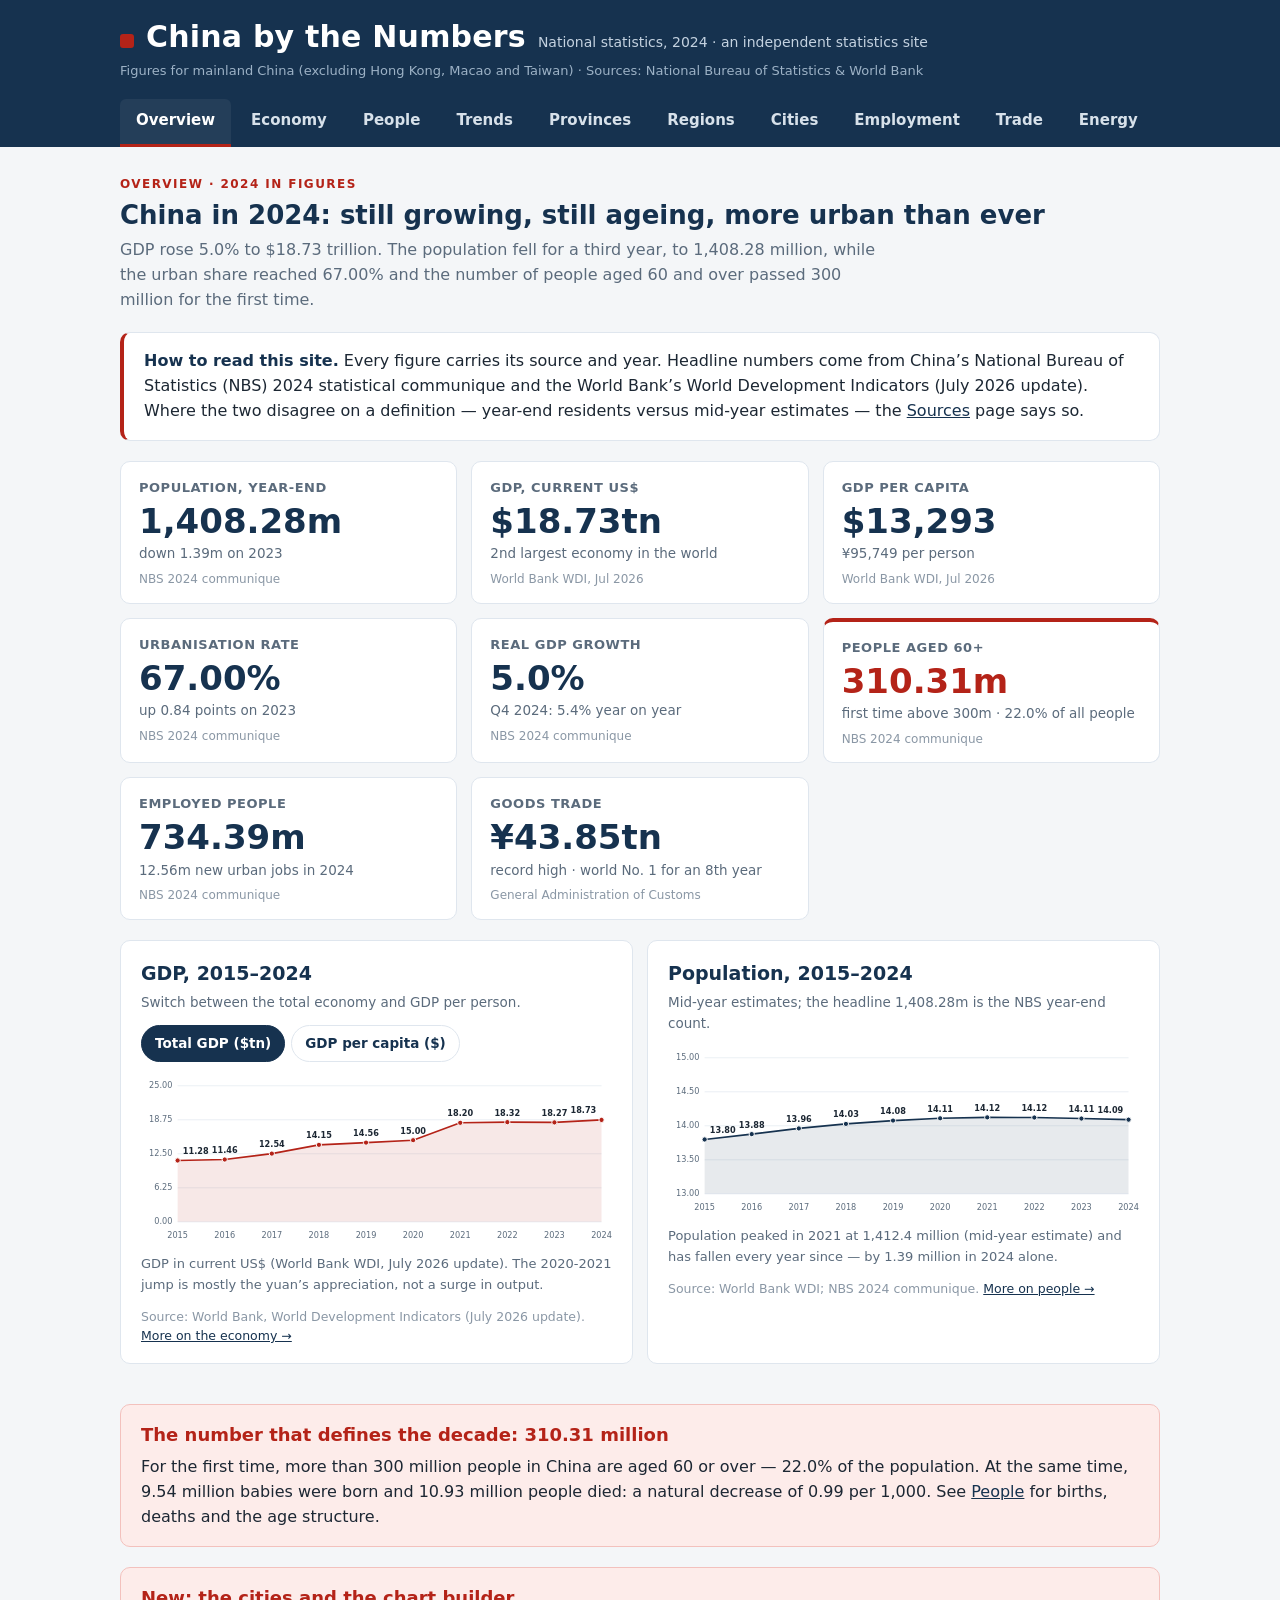
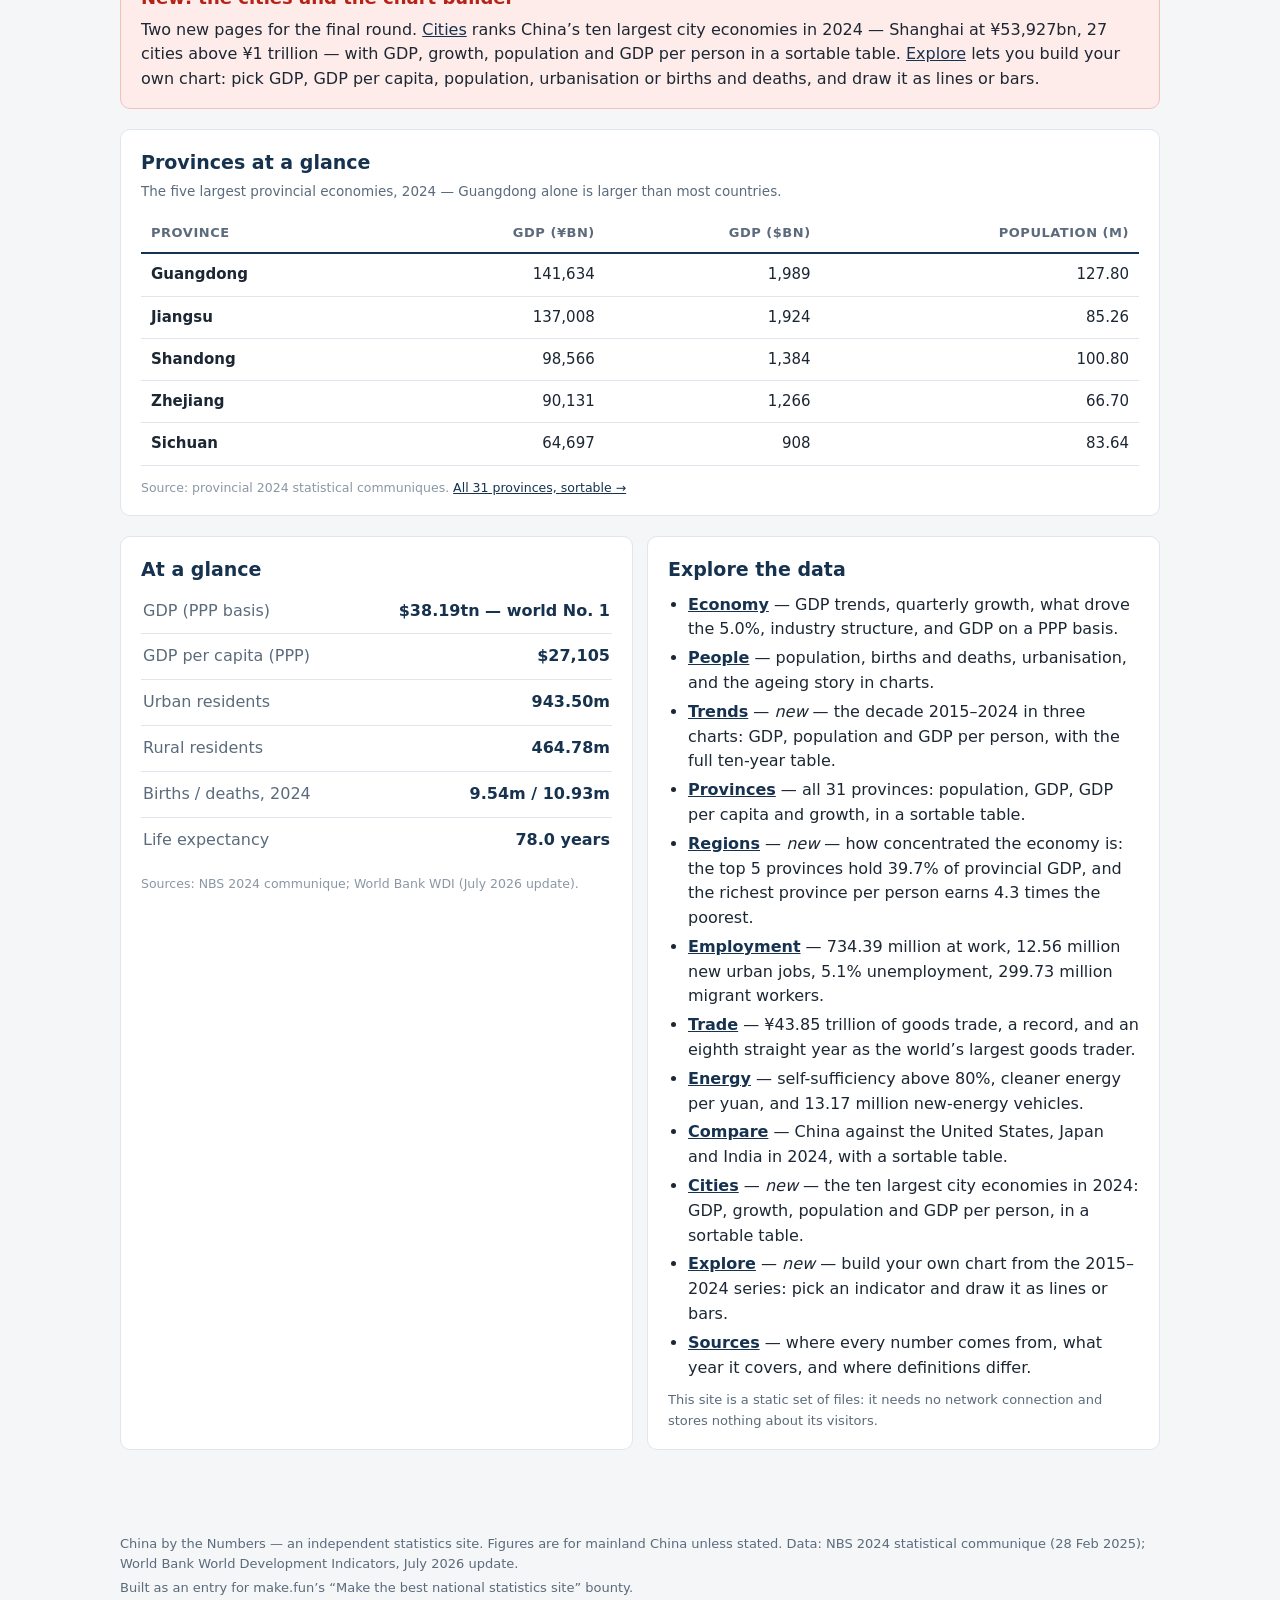
<file: app/index.html>
<!doctype html>
<html lang="en">
<head>
<meta charset="utf-8">
<meta name="viewport" content="width=device-width, initial-scale=1">
<title>China by the Numbers — National Statistics 2024</title>
<meta name="description" content="China's national statistics for 2024: population, GDP, growth, urbanisation and ageing, with sources. An independent statistics site.">
<link rel="stylesheet" href="style.css">
<script type="module" src="site.js"></script>
</head>
<body data-page="overview">
<header class="masthead">
  <div class="masthead-inner">
    <div class="brand">
      <span class="brand-mark" aria-hidden="true"></span>
      <h1>China by the Numbers</h1>
      <p class="tagline">National statistics, 2024 · an independent statistics site</p>
    </div>
    <p class="scope">Figures for mainland China (excluding Hong Kong, Macao and Taiwan) · Sources: National Bureau of Statistics &amp; World Bank</p>
    <nav class="tabs" aria-label="Sections">
      <a href="index.html" aria-current="page">Overview</a>
      <a href="economy.html">Economy</a>
      <a href="people.html">People</a>
      <a href="trends.html">Trends</a>
      <a href="provinces.html">Provinces</a>
      <a href="regions.html">Regions</a>
      <a href="cities.html">Cities</a>
      <a href="employment.html">Employment</a>
      <a href="trade.html">Trade</a>
      <a href="energy.html">Energy</a>
      <a href="compare.html">Compare</a>
      <a href="explore.html">Explore</a>
      <a href="sources.html">Sources</a>
    </nav>
  </div>
</header>

<main class="page">
  <div class="page-head">
    <span class="kicker">Overview · 2024 in figures</span>
    <h2>China in 2024: still growing, still ageing, more urban than ever</h2>
    <p>GDP rose 5.0% to $18.73 trillion. The population fell for a third year, to 1,408.28 million, while the urban share reached 67.00% and the number of people aged 60 and over passed 300 million for the first time.</p>
  </div>

  <div class="lede">
    <p><strong>How to read this site.</strong> Every figure carries its source and year. Headline numbers come from China’s National Bureau of Statistics (NBS) 2024 statistical communique and the World Bank’s World Development Indicators (July 2026 update). Where the two disagree on a definition — year-end residents versus mid-year estimates — the <a href="sources.html">Sources</a> page says so.</p>
  </div>

  <section class="kpis" aria-label="Key indicators 2024">
    <div class="kpi">
      <div class="label">Population, year-end</div>
      <div class="value">1,408.28m</div>
      <div class="sub">down 1.39m on 2023</div>
      <div class="src">NBS 2024 communique</div>
    </div>
    <div class="kpi">
      <div class="label">GDP, current US$</div>
      <div class="value">$18.73tn</div>
      <div class="sub">2nd largest economy in the world</div>
      <div class="src">World Bank WDI, Jul 2026</div>
    </div>
    <div class="kpi">
      <div class="label">GDP per capita</div>
      <div class="value">$13,293</div>
      <div class="sub">¥95,749 per person</div>
      <div class="src">World Bank WDI, Jul 2026</div>
    </div>
    <div class="kpi">
      <div class="label">Urbanisation rate</div>
      <div class="value">67.00%</div>
      <div class="sub">up 0.84 points on 2023</div>
      <div class="src">NBS 2024 communique</div>
    </div>
    <div class="kpi">
      <div class="label">Real GDP growth</div>
      <div class="value">5.0%</div>
      <div class="sub">Q4 2024: 5.4% year on year</div>
      <div class="src">NBS 2024 communique</div>
    </div>
    <div class="kpi hot">
      <div class="label">People aged 60+</div>
      <div class="value">310.31m</div>
      <div class="sub">first time above 300m · 22.0% of all people</div>
      <div class="src">NBS 2024 communique</div>
    </div>
    <div class="kpi">
      <div class="label">Employed people</div>
      <div class="value">734.39m</div>
      <div class="sub">12.56m new urban jobs in 2024</div>
      <div class="src">NBS 2024 communique</div>
    </div>
    <div class="kpi">
      <div class="label">Goods trade</div>
      <div class="value">¥43.85tn</div>
      <div class="sub">record high · world No. 1 for an 8th year</div>
      <div class="src">General Administration of Customs</div>
    </div>
  </section>

  <div class="grid-2">
    <section class="card">
      <h3>GDP, 2015–2024</h3>
      <p class="hint">Switch between the total economy and GDP per person.</p>
      <div class="toggle" data-gdp-toggle role="group" aria-label="GDP chart measure">
        <button type="button" data-mode="total" aria-pressed="true">Total GDP ($tn)</button>
        <button type="button" data-mode="per-capita" aria-pressed="false">GDP per capita ($)</button>
      </div>
      <div class="chart" id="chart-gdp" aria-label="GDP chart"></div>
      <p class="note" id="gdp-caption">GDP in current US$ (World Bank WDI, July 2026 update). The 2020–2021 jump is mostly the yuan’s appreciation, not a surge in output.</p>
      <p class="source">Source: World Bank, World Development Indicators (July 2026 update). <a href="economy.html">More on the economy →</a></p>
    </section>

    <section class="card">
      <h3>Population, 2015–2024</h3>
      <p class="hint">Mid-year estimates; the headline 1,408.28m is the NBS year-end count.</p>
      <div class="chart" id="chart-population" aria-label="Population chart"></div>
      <p class="note">Population peaked in 2021 at 1,412.4 million (mid-year estimate) and has fallen every year since — by 1.39 million in 2024 alone.</p>
      <p class="source">Source: World Bank WDI; NBS 2024 communique. <a href="people.html">More on people →</a></p>
    </section>
  </div>

  <section class="callout">
    <h3>The number that defines the decade: 310.31 million</h3>
    <p>For the first time, more than 300 million people in China are aged 60 or over — 22.0% of the population. At the same time, 9.54 million babies were born and 10.93 million people died: a natural decrease of 0.99 per 1,000. See <a href="people.html">People</a> for births, deaths and the age structure.</p>
  </section>

  <section class="callout">
    <h3>New: the cities and the chart builder</h3>
    <p>Two new pages for the final round. <a href="cities.html">Cities</a> ranks China’s ten largest city economies in 2024 — Shanghai at ¥53,927bn, 27 cities above ¥1 trillion — with GDP, growth, population and GDP per person in a sortable table. <a href="explore.html">Explore</a> lets you build your own chart: pick GDP, GDP per capita, population, urbanisation or births and deaths, and draw it as lines or bars.</p>
  </section>

  <section class="card">
    <h3>Provinces at a glance</h3>
    <p class="hint">The five largest provincial economies, 2024 — Guangdong alone is larger than most countries.</p>
    <table class="data">
      <thead>
        <tr><th>Province</th><th>GDP (¥bn)</th><th>GDP ($bn)</th><th>Population (m)</th></tr>
      </thead>
      <tbody>
        <tr><td><strong>Guangdong</strong></td><td>141,634</td><td>1,989</td><td>127.80</td></tr>
        <tr><td><strong>Jiangsu</strong></td><td>137,008</td><td>1,924</td><td>85.26</td></tr>
        <tr><td><strong>Shandong</strong></td><td>98,566</td><td>1,384</td><td>100.80</td></tr>
        <tr><td><strong>Zhejiang</strong></td><td>90,131</td><td>1,266</td><td>66.70</td></tr>
        <tr><td><strong>Sichuan</strong></td><td>64,697</td><td>908</td><td>83.64</td></tr>
      </tbody>
    </table>
    <p class="source">Source: provincial 2024 statistical communiques. <a href="provinces.html">All 31 provinces, sortable →</a></p>
  </section>

  <div class="grid-2">
    <section class="card">
      <h3>At a glance</h3>
      <ul class="fact-list">
        <li><span class="k">GDP (PPP basis)</span><span class="v">$38.19tn — world No. 1</span></li>
        <li><span class="k">GDP per capita (PPP)</span><span class="v">$27,105</span></li>
        <li><span class="k">Urban residents</span><span class="v">943.50m</span></li>
        <li><span class="k">Rural residents</span><span class="v">464.78m</span></li>
        <li><span class="k">Births / deaths, 2024</span><span class="v">9.54m / 10.93m</span></li>
        <li><span class="k">Life expectancy</span><span class="v">78.0 years</span></li>
      </ul>
      <p class="source">Sources: NBS 2024 communique; World Bank WDI (July 2026 update).</p>
    </section>

    <section class="card">
      <h3>Explore the data</h3>
      <ul class="tight">
        <li><a href="economy.html"><strong>Economy</strong></a> — GDP trends, quarterly growth, what drove the 5.0%, industry structure, and GDP on a PPP basis.</li>
        <li><a href="people.html"><strong>People</strong></a> — population, births and deaths, urbanisation, and the ageing story in charts.</li>
        <li><a href="trends.html"><strong>Trends</strong></a> — <em>new</em> — the decade 2015–2024 in three charts: GDP, population and GDP per person, with the full ten-year table.</li>
        <li><a href="provinces.html"><strong>Provinces</strong></a> — all 31 provinces: population, GDP, GDP per capita and growth, in a sortable table.</li>
        <li><a href="regions.html"><strong>Regions</strong></a> — <em>new</em> — how concentrated the economy is: the top 5 provinces hold 39.7% of provincial GDP, and the richest province per person earns 4.3 times the poorest.</li>
        <li><a href="employment.html"><strong>Employment</strong></a> — 734.39 million at work, 12.56 million new urban jobs, 5.1% unemployment, 299.73 million migrant workers.</li>
        <li><a href="trade.html"><strong>Trade</strong></a> — ¥43.85 trillion of goods trade, a record, and an eighth straight year as the world’s largest goods trader.</li>
        <li><a href="energy.html"><strong>Energy</strong></a> — self-sufficiency above 80%, cleaner energy per yuan, and 13.17 million new-energy vehicles.</li>
        <li><a href="compare.html"><strong>Compare</strong></a> — China against the United States, Japan and India in 2024, with a sortable table.</li>
        <li><a href="cities.html"><strong>Cities</strong></a> — <em>new</em> — the ten largest city economies in 2024: GDP, growth, population and GDP per person, in a sortable table.</li>
        <li><a href="explore.html"><strong>Explore</strong></a> — <em>new</em> — build your own chart from the 2015–2024 series: pick an indicator and draw it as lines or bars.</li>
        <li><a href="sources.html"><strong>Sources</strong></a> — where every number comes from, what year it covers, and where definitions differ.</li>
      </ul>
      <p class="note">This site is a static set of files: it needs no network connection and stores nothing about its visitors.</p>
    </section>
  </div>
</main>

<footer class="site">
  <p>China by the Numbers — an independent statistics site. Figures are for mainland China unless stated. Data: NBS 2024 statistical communique (28 Feb 2025); World Bank World Development Indicators, July 2026 update.</p>
  <p>Built as an entry for make.fun’s “Make the best national statistics site” bounty.</p>
</footer>
</body>
</html>
</file>
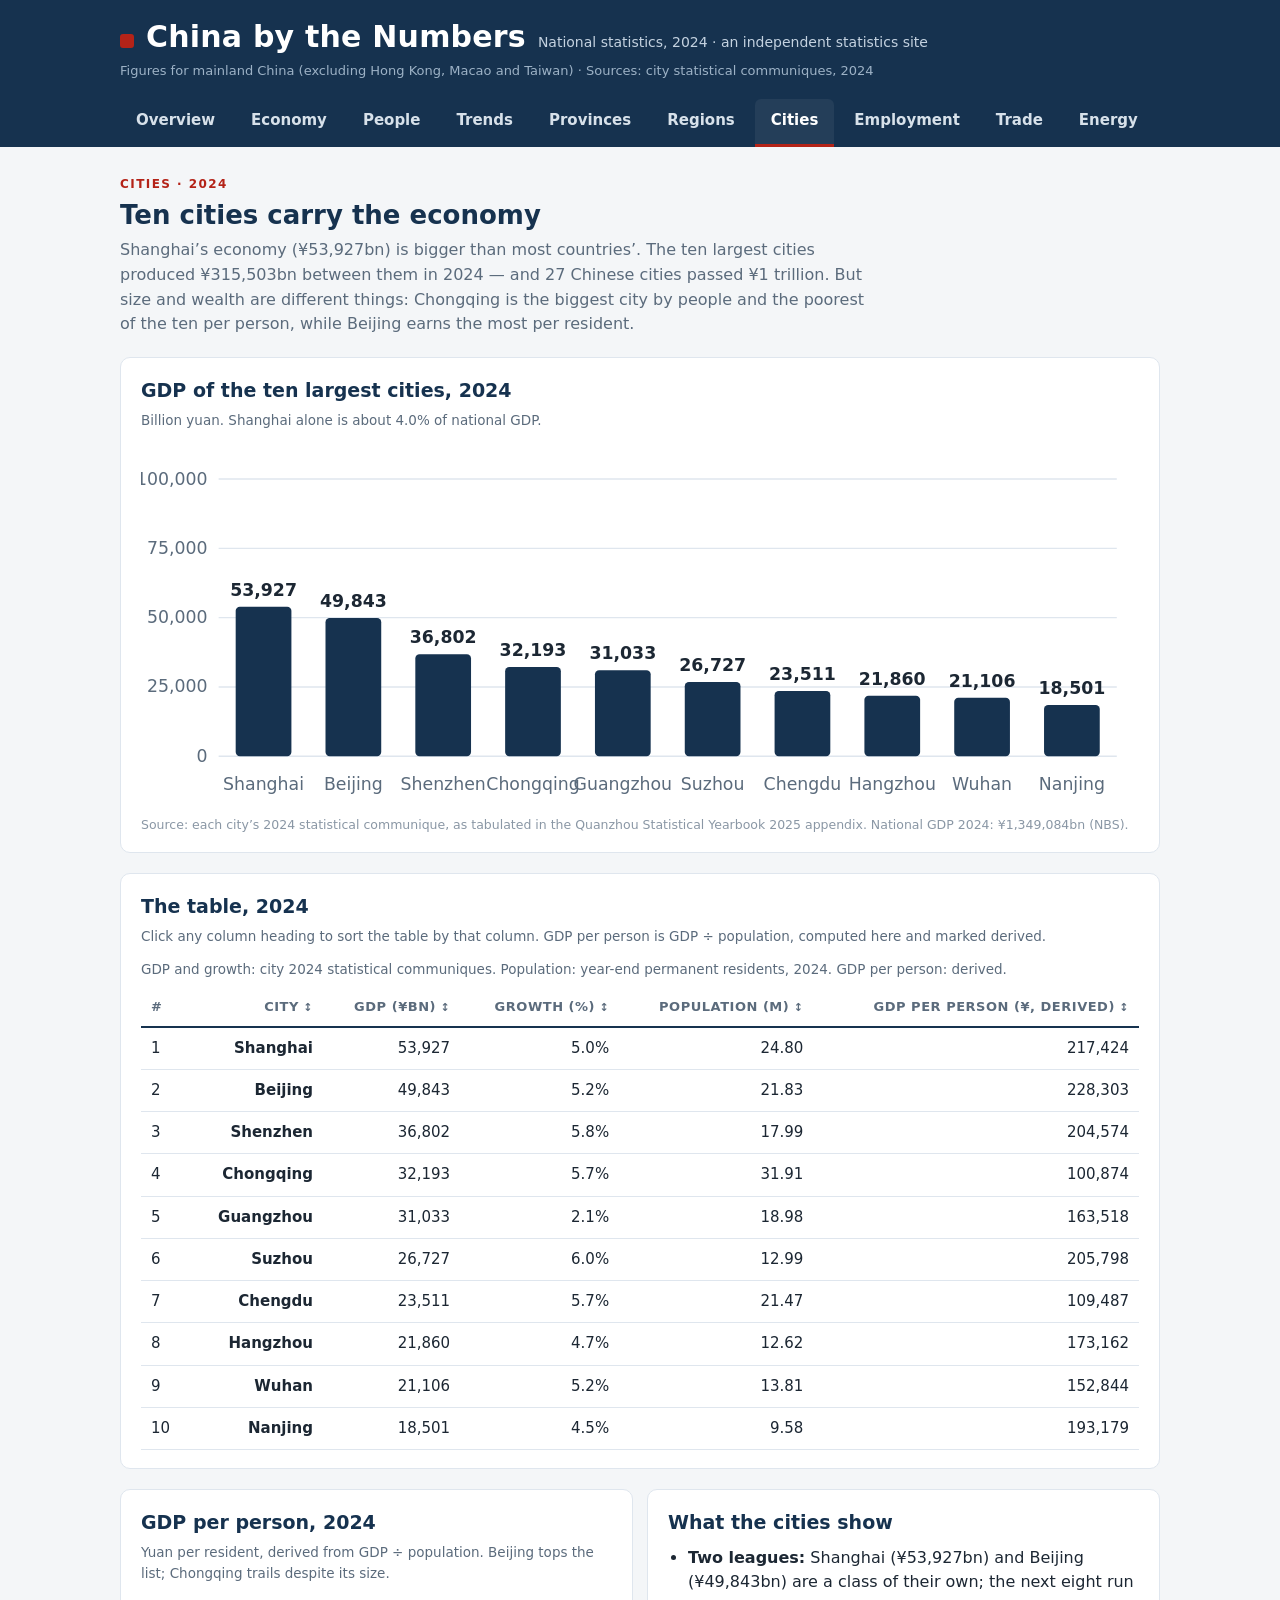
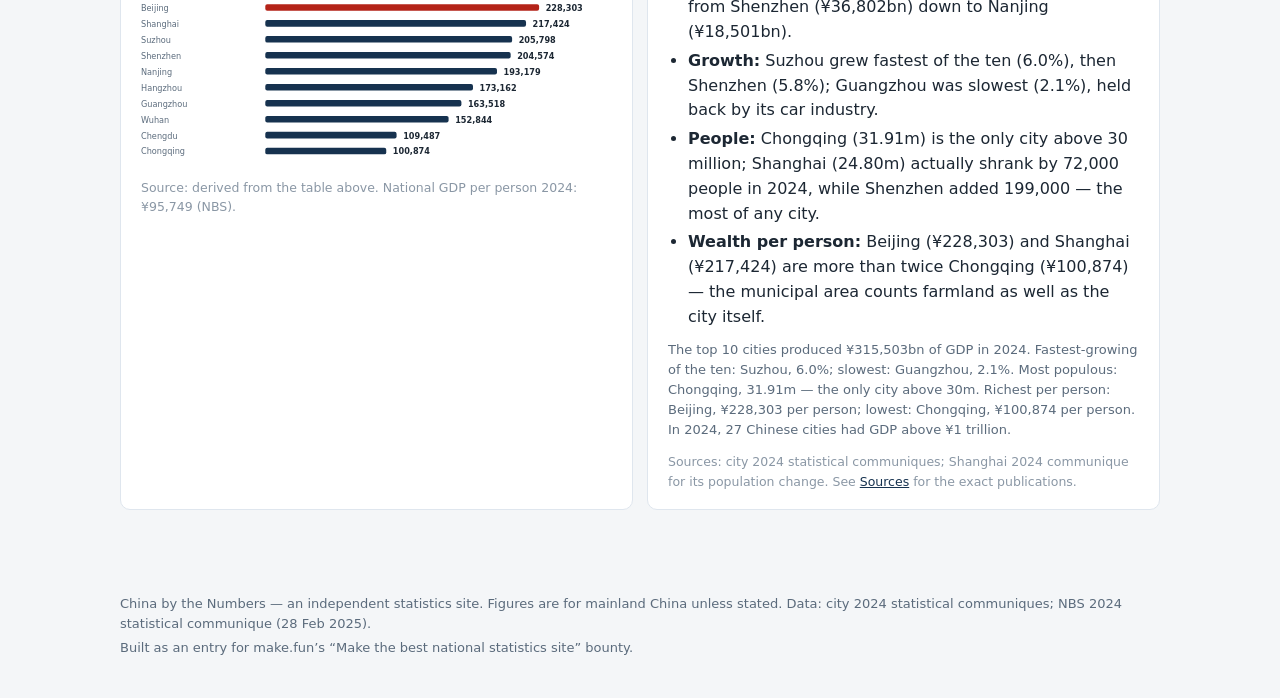
<file: app/cities.html>
<!doctype html>
<html lang="en">
<head>
<meta charset="utf-8">
<meta name="viewport" content="width=device-width, initial-scale=1">
<title>Cities — China by the Numbers</title>
<meta name="description" content="China's ten largest city economies in 2024: GDP, growth, population and GDP per person for Shanghai, Beijing, Shenzhen and the rest, with a sortable table.">
<link rel="stylesheet" href="style.css">
<script type="module" src="cities.js"></script>
</head>
<body data-page="cities">
<header class="masthead">
  <div class="masthead-inner">
    <div class="brand">
      <span class="brand-mark" aria-hidden="true"></span>
      <h1>China by the Numbers</h1>
      <p class="tagline">National statistics, 2024 · an independent statistics site</p>
    </div>
    <p class="scope">Figures for mainland China (excluding Hong Kong, Macao and Taiwan) · Sources: city statistical communiques, 2024</p>
    <nav class="tabs" aria-label="Sections">
      <a href="index.html">Overview</a>
      <a href="economy.html">Economy</a>
      <a href="people.html">People</a>
      <a href="trends.html">Trends</a>
      <a href="provinces.html">Provinces</a>
      <a href="regions.html">Regions</a>
      <a href="cities.html" aria-current="page">Cities</a>
      <a href="employment.html">Employment</a>
      <a href="trade.html">Trade</a>
      <a href="energy.html">Energy</a>
      <a href="compare.html">Compare</a>
      <a href="explore.html">Explore</a>
      <a href="sources.html">Sources</a>
    </nav>
  </div>
</header>

<main class="page">
  <div class="page-head">
    <span class="kicker">Cities · 2024</span>
    <h2>Ten cities carry the economy</h2>
    <p>Shanghai’s economy (¥53,927bn) is bigger than most countries’. The ten largest cities produced ¥315,503bn between them in 2024 — and 27 Chinese cities passed ¥1 trillion. But size and wealth are different things: Chongqing is the biggest city by people and the poorest of the ten per person, while Beijing earns the most per resident.</p>
  </div>

  <section class="card">
    <h3>GDP of the ten largest cities, 2024</h3>
    <p class="hint">Billion yuan. Shanghai alone is about 4.0% of national GDP.</p>
    <div class="chart" id="chart-city-gdp" aria-label="City GDP chart"></div>
    <p class="source">Source: each city’s 2024 statistical communique, as tabulated in the Quanzhou Statistical Yearbook 2025 appendix. National GDP 2024: ¥1,349,084bn (NBS).</p>
  </section>

  <section class="card">
    <h3>The table, 2024</h3>
    <p class="hint">Click any column heading to sort the table by that column. GDP per person is GDP ÷ population, computed here and marked derived.</p>
    <table class="data" id="cities-table">
      <caption>GDP and growth: city 2024 statistical communiques. Population: year-end permanent residents, 2024. GDP per person: derived.</caption>
      <thead>
        <tr>
          <th scope="col">#</th>
          <th scope="col"><button type="button" class="sort" data-col="1" data-numeric="0">City</button></th>
          <th scope="col"><button type="button" class="sort" data-col="2" data-numeric="1">GDP (¥bn)</button></th>
          <th scope="col"><button type="button" class="sort" data-col="3" data-numeric="1">Growth (%)</button></th>
          <th scope="col"><button type="button" class="sort" data-col="4" data-numeric="1">Population (m)</button></th>
          <th scope="col"><button type="button" class="sort" data-col="5" data-numeric="1">GDP per person (¥, derived)</button></th>
        </tr>
      </thead>
      <tbody></tbody>
    </table>
  </section>

  <div class="grid-2">
    <section class="card">
      <h3>GDP per person, 2024</h3>
      <p class="hint">Yuan per resident, derived from GDP ÷ population. Beijing tops the list; Chongqing trails despite its size.</p>
      <div class="chart" id="chart-city-percapita" aria-label="City GDP per person chart"></div>
      <p class="source">Source: derived from the table above. National GDP per person 2024: ¥95,749 (NBS).</p>
    </section>

    <section class="card">
      <h3>What the cities show</h3>
      <ul class="tight">
        <li><strong>Two leagues:</strong> Shanghai (¥53,927bn) and Beijing (¥49,843bn) are a class of their own; the next eight run from Shenzhen (¥36,802bn) down to Nanjing (¥18,501bn).</li>
        <li><strong>Growth:</strong> Suzhou grew fastest of the ten (6.0%), then Shenzhen (5.8%); Guangzhou was slowest (2.1%), held back by its car industry.</li>
        <li><strong>People:</strong> Chongqing (31.91m) is the only city above 30 million; Shanghai (24.80m) actually shrank by 72,000 people in 2024, while Shenzhen added 199,000 — the most of any city.</li>
        <li><strong>Wealth per person:</strong> Beijing (¥228,303) and Shanghai (¥217,424) are more than twice Chongqing (¥100,874) — the municipal area counts farmland as well as the city itself.</li>
      </ul>
      <p class="note" id="city-notes"></p>
      <p class="source">Sources: city 2024 statistical communiques; Shanghai 2024 communique for its population change. See <a href="sources.html">Sources</a> for the exact publications.</p>
    </section>
  </div>
</main>

<footer class="site">
  <p>China by the Numbers — an independent statistics site. Figures are for mainland China unless stated. Data: city 2024 statistical communiques; NBS 2024 statistical communique (28 Feb 2025).</p>
  <p>Built as an entry for make.fun’s “Make the best national statistics site” bounty.</p>
</footer>
</body>
</html>
</file>
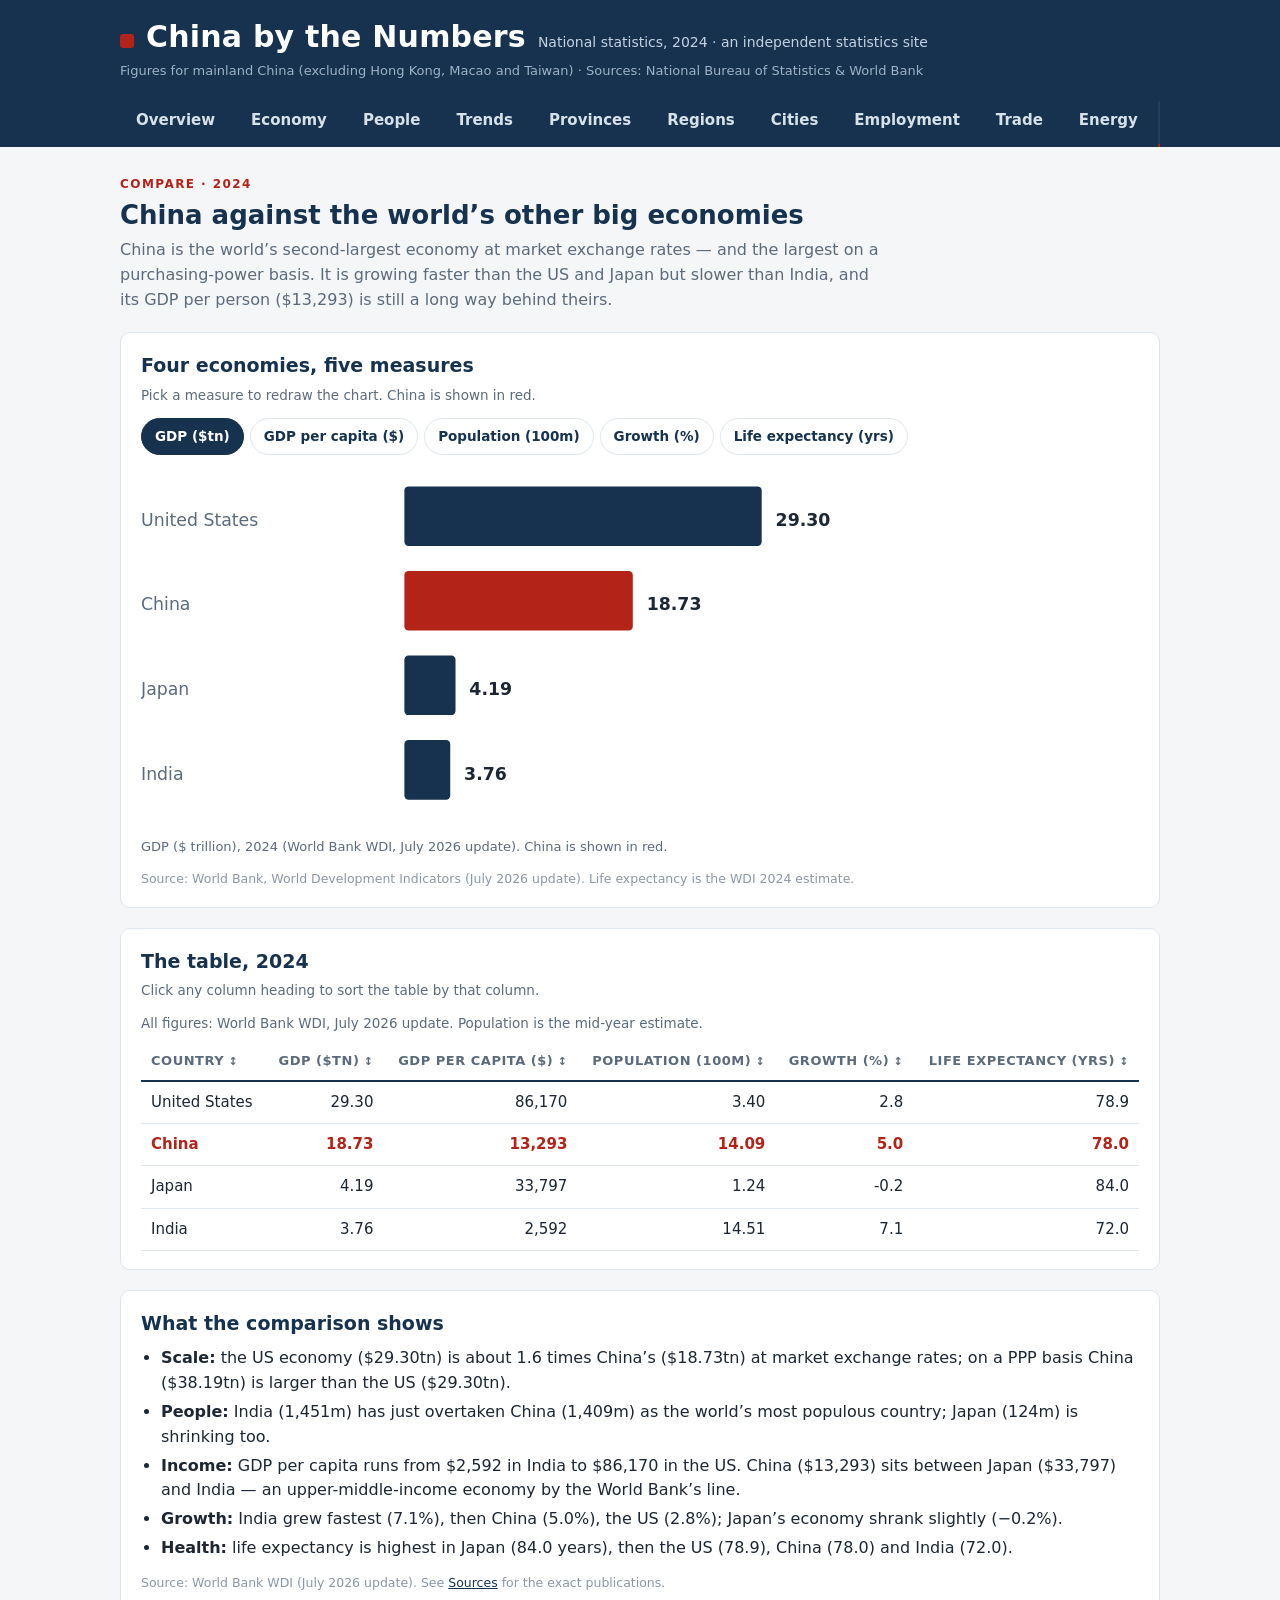
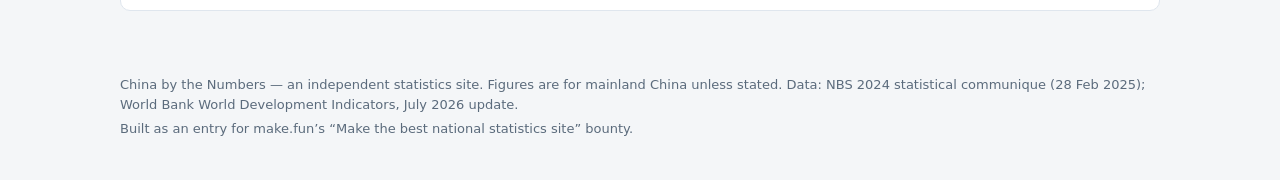
<file: app/compare.html>
<!doctype html>
<html lang="en">
<head>
<meta charset="utf-8">
<meta name="viewport" content="width=device-width, initial-scale=1">
<title>Compare — China by the Numbers</title>
<meta name="description" content="China compared with the United States, Japan and India in 2024: GDP, GDP per capita, population, growth and life expectancy.">
<link rel="stylesheet" href="style.css">
<script type="module" src="site.js"></script>
</head>
<body data-page="compare">
<header class="masthead">
  <div class="masthead-inner">
    <div class="brand">
      <span class="brand-mark" aria-hidden="true"></span>
      <h1>China by the Numbers</h1>
      <p class="tagline">National statistics, 2024 · an independent statistics site</p>
    </div>
    <p class="scope">Figures for mainland China (excluding Hong Kong, Macao and Taiwan) · Sources: National Bureau of Statistics &amp; World Bank</p>
    <nav class="tabs" aria-label="Sections">
      <a href="index.html">Overview</a>
      <a href="economy.html">Economy</a>
      <a href="people.html">People</a>
      <a href="trends.html">Trends</a>
      <a href="provinces.html">Provinces</a>
      <a href="regions.html">Regions</a>
      <a href="cities.html">Cities</a>
      <a href="employment.html">Employment</a>
      <a href="trade.html">Trade</a>
      <a href="energy.html">Energy</a>
      <a href="compare.html" aria-current="page">Compare</a>
      <a href="explore.html">Explore</a>
      <a href="sources.html">Sources</a>
    </nav>
  </div>
</header>

<main class="page">
  <div class="page-head">
    <span class="kicker">Compare · 2024</span>
    <h2>China against the world’s other big economies</h2>
    <p>China is the world’s second-largest economy at market exchange rates — and the largest on a purchasing-power basis. It is growing faster than the US and Japan but slower than India, and its GDP per person ($13,293) is still a long way behind theirs.</p>
  </div>

  <section class="card">
    <h3>Four economies, five measures</h3>
    <p class="hint">Pick a measure to redraw the chart. China is shown in red.</p>
    <div class="toggle" data-compare-toggle role="group" aria-label="Comparison measure">
      <button type="button" data-mode="gdp" aria-pressed="true">GDP ($tn)</button>
      <button type="button" data-mode="gdpPerCapita" aria-pressed="false">GDP per capita ($)</button>
      <button type="button" data-mode="pop" aria-pressed="false">Population (100m)</button>
      <button type="button" data-mode="growth" aria-pressed="false">Growth (%)</button>
      <button type="button" data-mode="life" aria-pressed="false">Life expectancy (yrs)</button>
    </div>
    <div class="chart" id="chart-compare" aria-label="Comparison chart"></div>
    <p class="note" id="compare-caption">GDP ($ trillion), 2024 (World Bank WDI, July 2026 update). China is shown in red.</p>
    <p class="source">Source: World Bank, World Development Indicators (July 2026 update). Life expectancy is the WDI 2024 estimate.</p>
  </section>

  <section class="card">
    <h3>The table, 2024</h3>
    <p class="hint">Click any column heading to sort the table by that column.</p>
    <table class="data" id="compare-table">
      <caption>All figures: World Bank WDI, July 2026 update. Population is the mid-year estimate.</caption>
      <thead>
        <tr>
          <th scope="col"><button type="button" class="sort" data-col="0" data-numeric="0">Country</button></th>
          <th scope="col"><button type="button" class="sort" data-col="1" data-numeric="1">GDP ($tn)</button></th>
          <th scope="col"><button type="button" class="sort" data-col="2" data-numeric="1">GDP per capita ($)</button></th>
          <th scope="col"><button type="button" class="sort" data-col="3" data-numeric="1">Population (100m)</button></th>
          <th scope="col"><button type="button" class="sort" data-col="4" data-numeric="1">Growth (%)</button></th>
          <th scope="col"><button type="button" class="sort" data-col="5" data-numeric="1">Life expectancy (yrs)</button></th>
        </tr>
      </thead>
      <tbody>
        <tr><td>United States</td><td>29.30</td><td>86,170</td><td>3.40</td><td>2.8</td><td>78.9</td></tr>
        <tr><td class="hl">China</td><td class="hl">18.73</td><td class="hl">13,293</td><td class="hl">14.09</td><td class="hl">5.0</td><td class="hl">78.0</td></tr>
        <tr><td>Japan</td><td>4.19</td><td>33,797</td><td>1.24</td><td>-0.2</td><td>84.0</td></tr>
        <tr><td>India</td><td>3.76</td><td>2,592</td><td>14.51</td><td>7.1</td><td>72.0</td></tr>
      </tbody>
    </table>
  </section>

  <section class="card">
    <h3>What the comparison shows</h3>
    <ul class="tight">
      <li><strong>Scale:</strong> the US economy ($29.30tn) is about 1.6 times China’s ($18.73tn) at market exchange rates; on a PPP basis China ($38.19tn) is larger than the US ($29.30tn).</li>
      <li><strong>People:</strong> India (1,451m) has just overtaken China (1,409m) as the world’s most populous country; Japan (124m) is shrinking too.</li>
      <li><strong>Income:</strong> GDP per capita runs from $2,592 in India to $86,170 in the US. China ($13,293) sits between Japan ($33,797) and India — an upper-middle-income economy by the World Bank’s line.</li>
      <li><strong>Growth:</strong> India grew fastest (7.1%), then China (5.0%), the US (2.8%); Japan’s economy shrank slightly (−0.2%).</li>
      <li><strong>Health:</strong> life expectancy is highest in Japan (84.0 years), then the US (78.9), China (78.0) and India (72.0).</li>
    </ul>
    <p class="source">Source: World Bank WDI (July 2026 update). See <a href="sources.html">Sources</a> for the exact publications.</p>
  </section>
</main>

<footer class="site">
  <p>China by the Numbers — an independent statistics site. Figures are for mainland China unless stated. Data: NBS 2024 statistical communique (28 Feb 2025); World Bank World Development Indicators, July 2026 update.</p>
  <p>Built as an entry for make.fun’s “Make the best national statistics site” bounty.</p>
</footer>
</body>
</html>
</file>
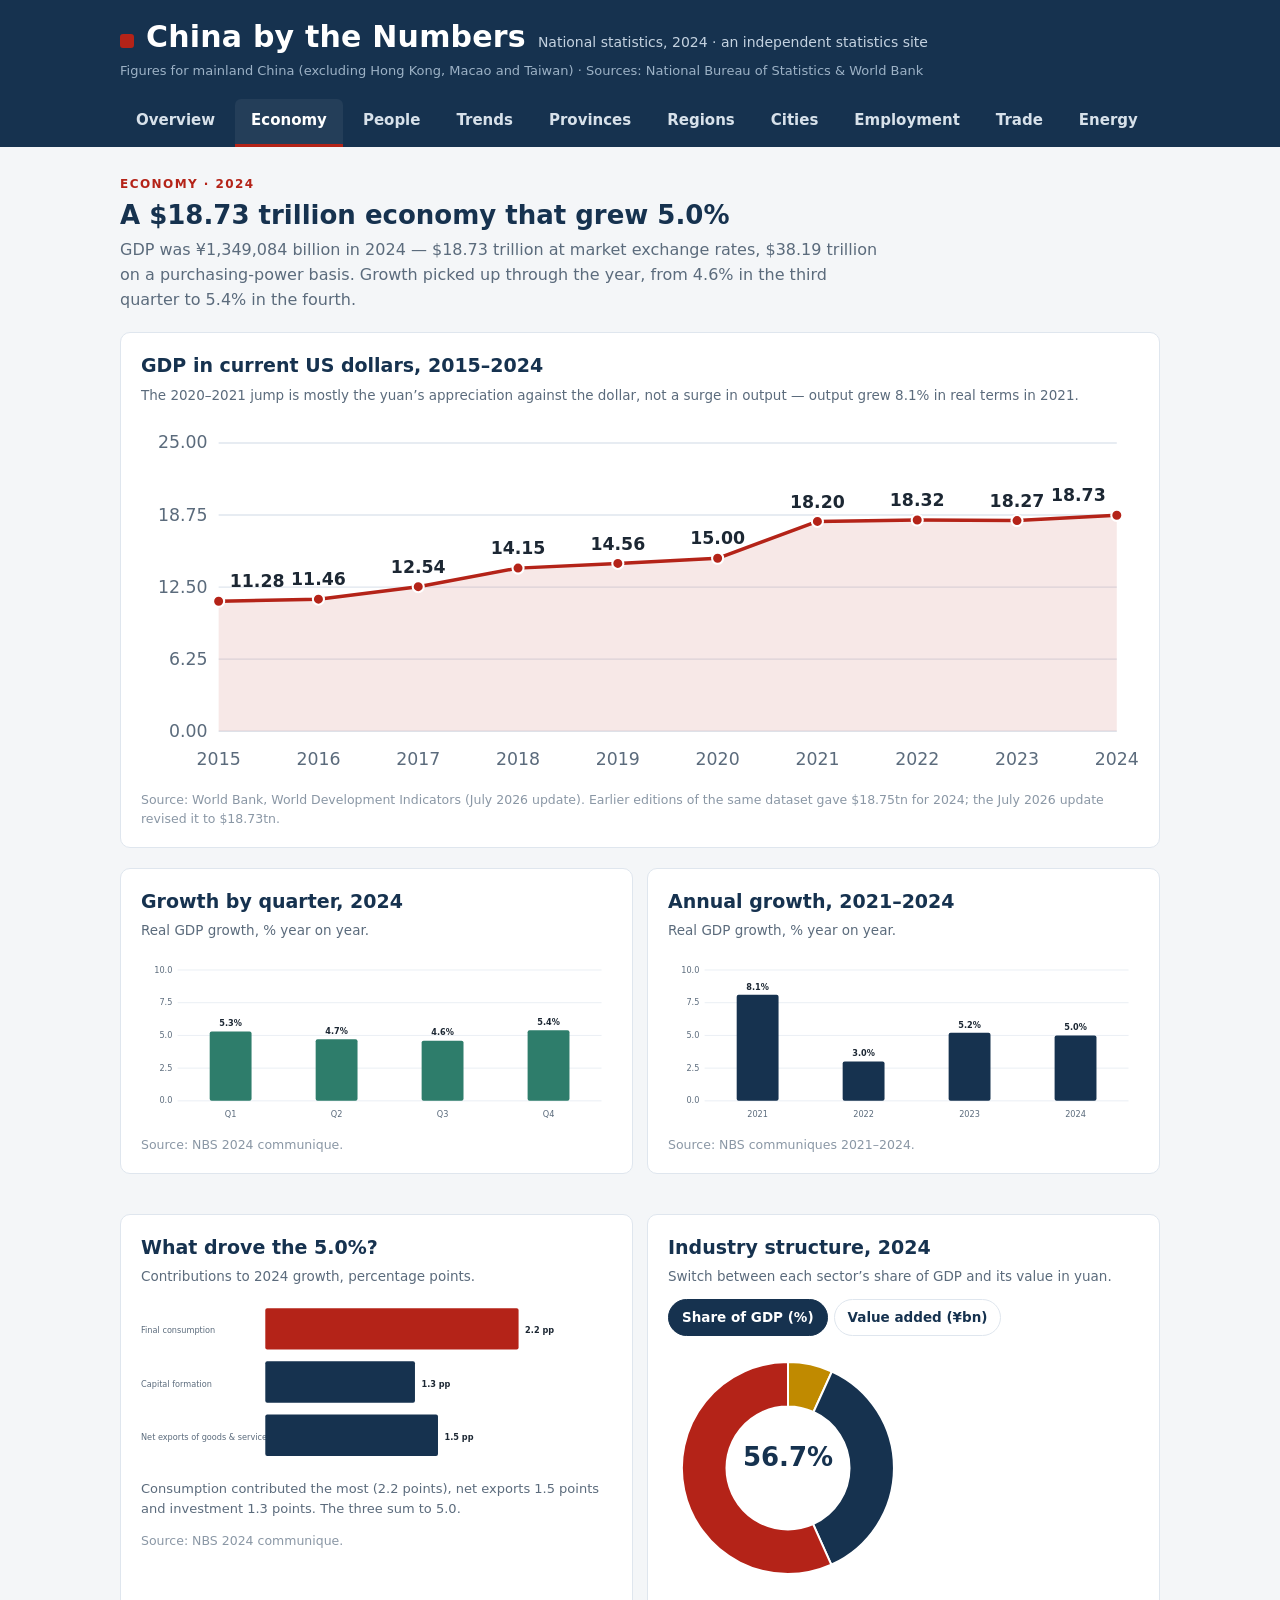
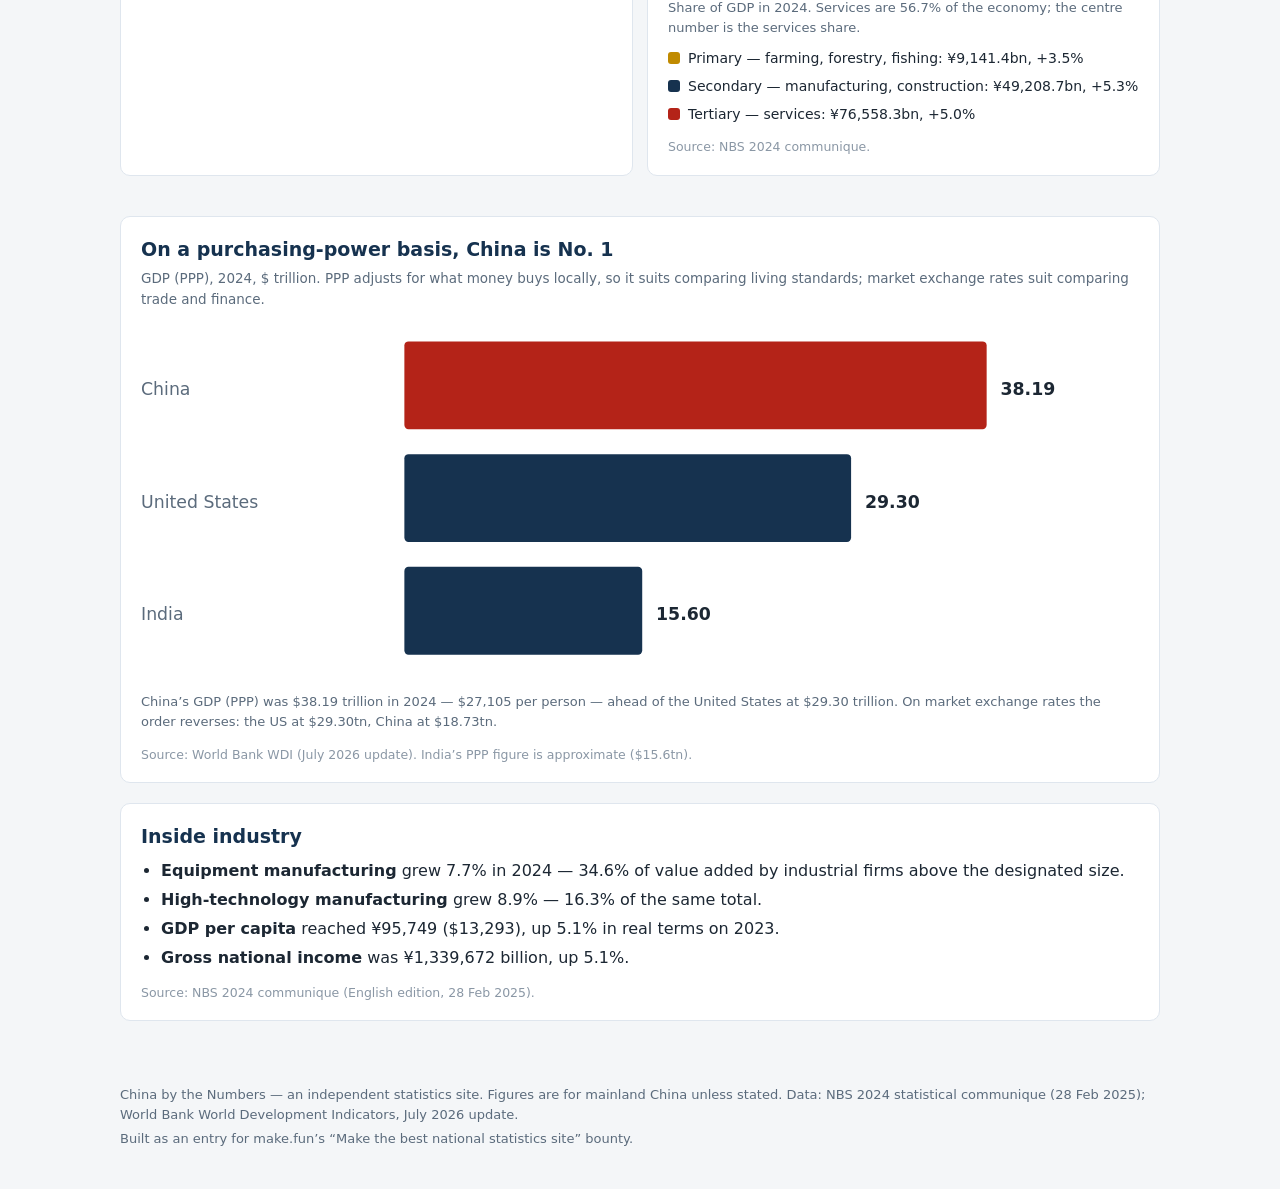
<file: app/economy.html>
<!doctype html>
<html lang="en">
<head>
<meta charset="utf-8">
<meta name="viewport" content="width=device-width, initial-scale=1">
<title>Economy — China by the Numbers</title>
<meta name="description" content="China's economy in 2024: GDP, growth by quarter, what drove growth, industry structure and PPP.">
<link rel="stylesheet" href="style.css">
<script type="module" src="site.js"></script>
</head>
<body data-page="economy">
<header class="masthead">
  <div class="masthead-inner">
    <div class="brand">
      <span class="brand-mark" aria-hidden="true"></span>
      <h1>China by the Numbers</h1>
      <p class="tagline">National statistics, 2024 · an independent statistics site</p>
    </div>
    <p class="scope">Figures for mainland China (excluding Hong Kong, Macao and Taiwan) · Sources: National Bureau of Statistics &amp; World Bank</p>
    <nav class="tabs" aria-label="Sections">
      <a href="index.html">Overview</a>
      <a href="economy.html" aria-current="page">Economy</a>
      <a href="people.html">People</a>
      <a href="trends.html">Trends</a>
      <a href="provinces.html">Provinces</a>
      <a href="regions.html">Regions</a>
      <a href="cities.html">Cities</a>
      <a href="employment.html">Employment</a>
      <a href="trade.html">Trade</a>
      <a href="energy.html">Energy</a>
      <a href="compare.html">Compare</a>
      <a href="explore.html">Explore</a>
      <a href="sources.html">Sources</a>
    </nav>
  </div>
</header>

<main class="page">
  <div class="page-head">
    <span class="kicker">Economy · 2024</span>
    <h2>A $18.73 trillion economy that grew 5.0%</h2>
    <p>GDP was ¥1,349,084 billion in 2024 — $18.73 trillion at market exchange rates, $38.19 trillion on a purchasing-power basis. Growth picked up through the year, from 4.6% in the third quarter to 5.4% in the fourth.</p>
  </div>

  <section class="card">
    <h3>GDP in current US dollars, 2015–2024</h3>
    <p class="hint">The 2020–2021 jump is mostly the yuan’s appreciation against the dollar, not a surge in output — output grew 8.1% in real terms in 2021.</p>
    <div class="chart" id="chart-gdp-long" aria-label="GDP 2015 to 2024 chart"></div>
    <p class="source">Source: World Bank, World Development Indicators (July 2026 update). Earlier editions of the same dataset gave $18.75tn for 2024; the July 2026 update revised it to $18.73tn.</p>
  </section>

  <div class="grid-2">
    <section class="card">
      <h3>Growth by quarter, 2024</h3>
      <p class="hint">Real GDP growth, % year on year.</p>
      <div class="chart" id="chart-quarters" aria-label="Quarterly growth chart"></div>
      <p class="source">Source: NBS 2024 communique.</p>
    </section>
    <section class="card">
      <h3>Annual growth, 2021–2024</h3>
      <p class="hint">Real GDP growth, % year on year.</p>
      <div class="chart" id="chart-growth-annual" aria-label="Annual growth chart"></div>
      <p class="source">Source: NBS communiques 2021–2024.</p>
    </section>
  </div>

  <div class="grid-2">
    <section class="card">
      <h3>What drove the 5.0%?</h3>
      <p class="hint">Contributions to 2024 growth, percentage points.</p>
      <div class="chart" id="chart-drivers" aria-label="Growth drivers chart"></div>
      <p class="note">Consumption contributed the most (2.2 points), net exports 1.5 points and investment 1.3 points. The three sum to 5.0.</p>
      <p class="source">Source: NBS 2024 communique.</p>
    </section>
    <section class="card">
      <h3>Industry structure, 2024</h3>
      <p class="hint">Switch between each sector’s share of GDP and its value in yuan.</p>
      <div class="toggle" data-industry-toggle role="group" aria-label="Industry chart measure">
        <button type="button" data-mode="share" aria-pressed="true">Share of GDP (%)</button>
        <button type="button" data-mode="value" aria-pressed="false">Value added (¥bn)</button>
      </div>
      <div class="chart" id="chart-industry" aria-label="Industry structure chart"></div>
      <p class="note" id="industry-caption">Share of GDP in 2024. Services are 56.7% of the economy; the centre number is the services share.</p>
      <ul class="legend-list">
        <li><span class="swatch" style="background:#c08a00"></span>Primary — farming, forestry, fishing: ¥9,141.4bn, +3.5%</li>
        <li><span class="swatch" style="background:#16324f"></span>Secondary — manufacturing, construction: ¥49,208.7bn, +5.3%</li>
        <li><span class="swatch" style="background:#b42318"></span>Tertiary — services: ¥76,558.3bn, +5.0%</li>
      </ul>
      <p class="source">Source: NBS 2024 communique.</p>
    </section>
  </div>

  <section class="card">
    <h3>On a purchasing-power basis, China is No. 1</h3>
    <p class="hint">GDP (PPP), 2024, $ trillion. PPP adjusts for what money buys locally, so it suits comparing living standards; market exchange rates suit comparing trade and finance.</p>
    <div class="chart" id="chart-ppp" aria-label="GDP PPP comparison chart"></div>
    <p class="note">China’s GDP (PPP) was $38.19 trillion in 2024 — $27,105 per person — ahead of the United States at $29.30 trillion. On market exchange rates the order reverses: the US at $29.30tn, China at $18.73tn.</p>
    <p class="source">Source: World Bank WDI (July 2026 update). India’s PPP figure is approximate ($15.6tn).</p>
  </section>

  <section class="card">
    <h3>Inside industry</h3>
    <ul class="tight">
      <li><strong>Equipment manufacturing</strong> grew 7.7% in 2024 — 34.6% of value added by industrial firms above the designated size.</li>
      <li><strong>High-technology manufacturing</strong> grew 8.9% — 16.3% of the same total.</li>
      <li><strong>GDP per capita</strong> reached ¥95,749 ($13,293), up 5.1% in real terms on 2023.</li>
      <li><strong>Gross national income</strong> was ¥1,339,672 billion, up 5.1%.</li>
    </ul>
    <p class="source">Source: NBS 2024 communique (English edition, 28 Feb 2025).</p>
  </section>
</main>

<footer class="site">
  <p>China by the Numbers — an independent statistics site. Figures are for mainland China unless stated. Data: NBS 2024 statistical communique (28 Feb 2025); World Bank World Development Indicators, July 2026 update.</p>
  <p>Built as an entry for make.fun’s “Make the best national statistics site” bounty.</p>
</footer>
</body>
</html>
</file>
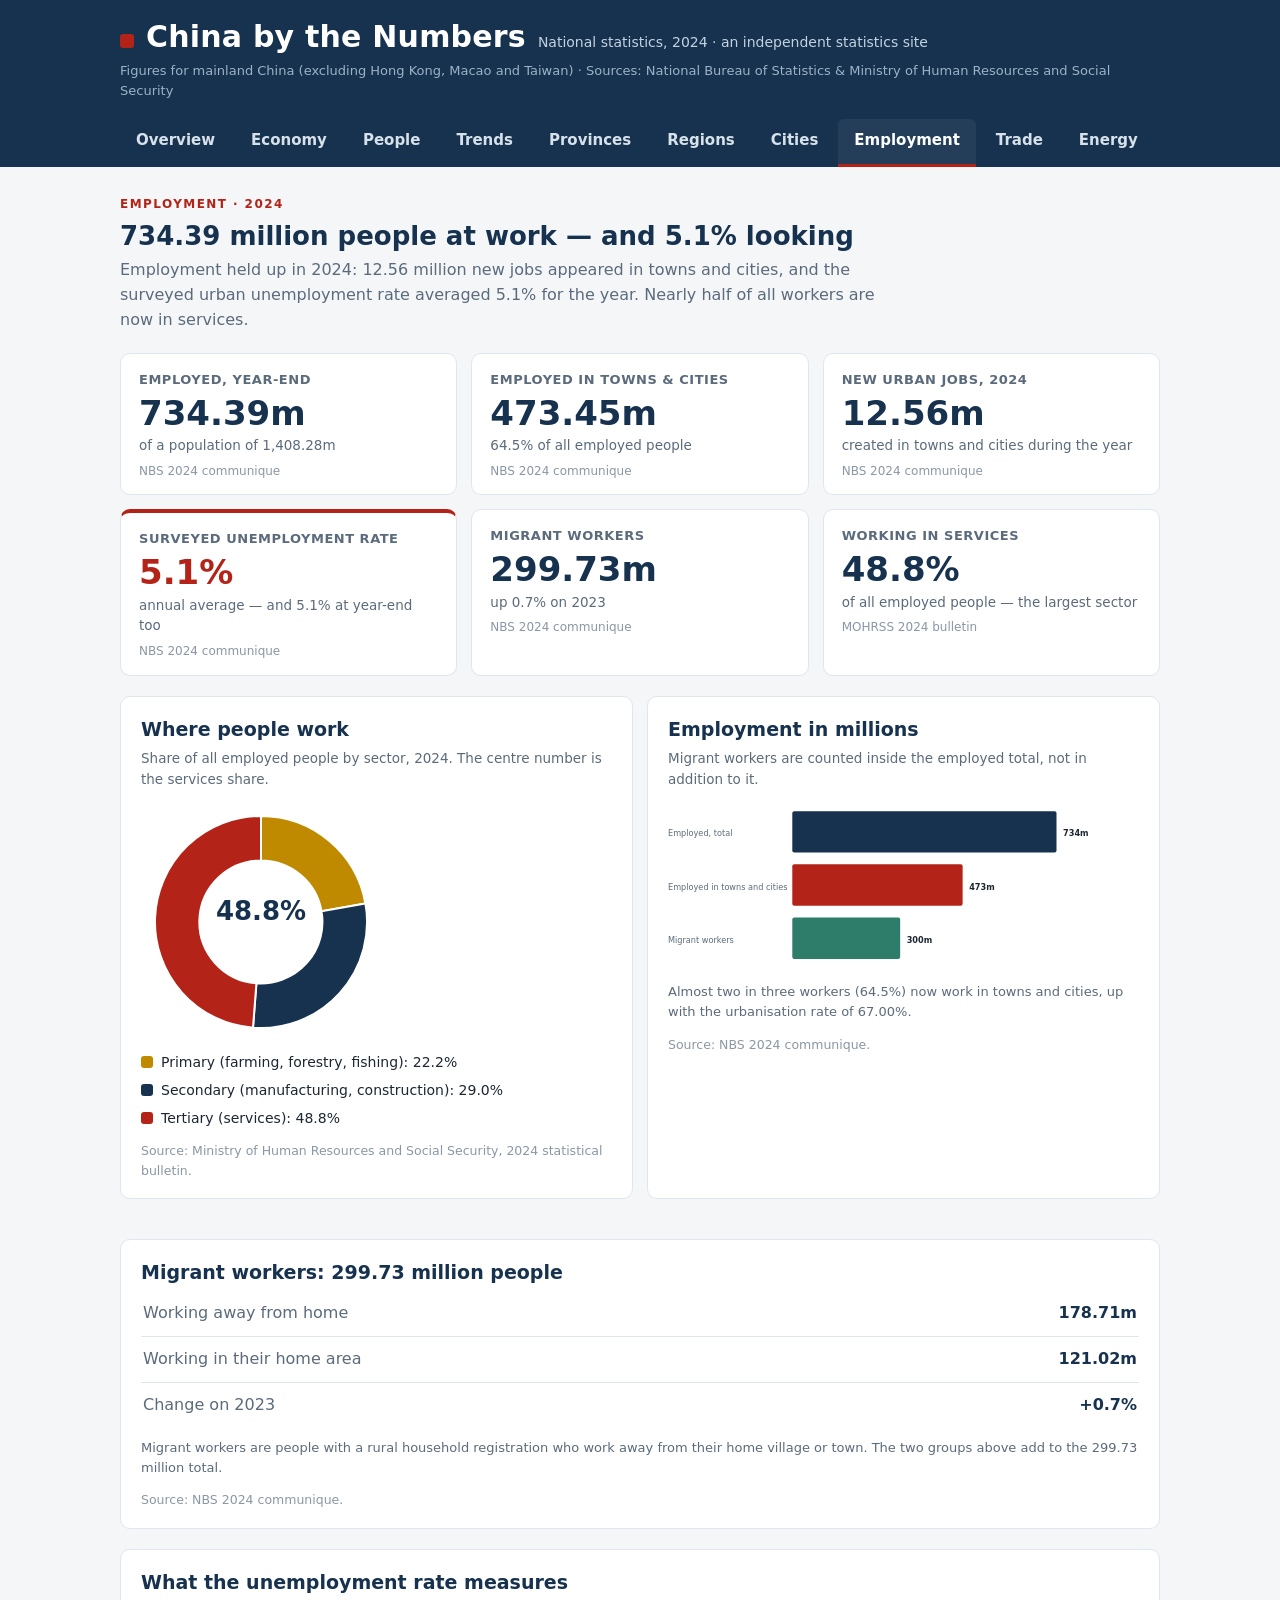
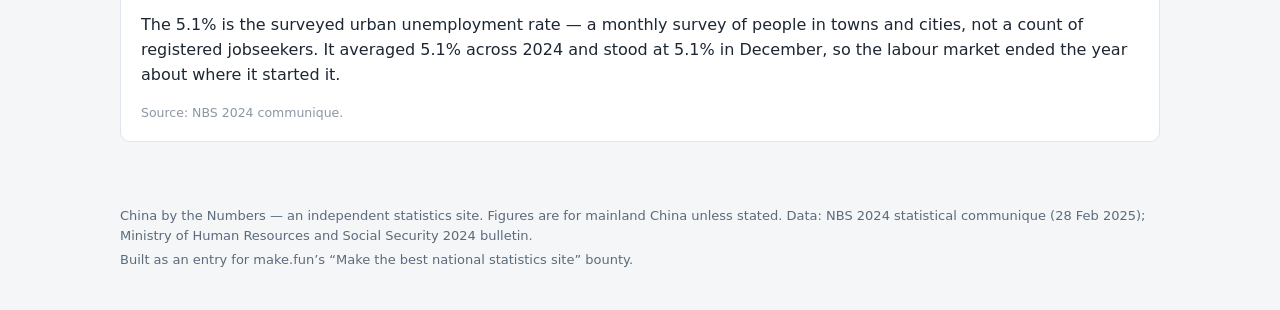
<file: app/employment.html>
<!doctype html>
<html lang="en">
<head>
<meta charset="utf-8">
<meta name="viewport" content="width=device-width, initial-scale=1">
<title>Employment — China by the Numbers</title>
<meta name="description" content="China's employment in 2024: 734.39 million people at work, 12.56 million new urban jobs, 5.1% surveyed unemployment, 299.73 million migrant workers.">
<link rel="stylesheet" href="style.css">
<script type="module" src="site.js"></script>
</head>
<body data-page="employment">
<header class="masthead">
  <div class="masthead-inner">
    <div class="brand">
      <span class="brand-mark" aria-hidden="true"></span>
      <h1>China by the Numbers</h1>
      <p class="tagline">National statistics, 2024 · an independent statistics site</p>
    </div>
    <p class="scope">Figures for mainland China (excluding Hong Kong, Macao and Taiwan) · Sources: National Bureau of Statistics &amp; Ministry of Human Resources and Social Security</p>
    <nav class="tabs" aria-label="Sections">
      <a href="index.html">Overview</a>
      <a href="economy.html">Economy</a>
      <a href="people.html">People</a>
      <a href="trends.html">Trends</a>
      <a href="provinces.html">Provinces</a>
      <a href="regions.html">Regions</a>
      <a href="cities.html">Cities</a>
      <a href="employment.html" aria-current="page">Employment</a>
      <a href="trade.html">Trade</a>
      <a href="energy.html">Energy</a>
      <a href="compare.html">Compare</a>
      <a href="explore.html">Explore</a>
      <a href="sources.html">Sources</a>
    </nav>
  </div>
</header>

<main class="page">
  <div class="page-head">
    <span class="kicker">Employment · 2024</span>
    <h2>734.39 million people at work — and 5.1% looking</h2>
    <p>Employment held up in 2024: 12.56 million new jobs appeared in towns and cities, and the surveyed urban unemployment rate averaged 5.1% for the year. Nearly half of all workers are now in services.</p>
  </div>

  <section class="kpis" aria-label="Employment indicators 2024">
    <div class="kpi">
      <div class="label">Employed, year-end</div>
      <div class="value">734.39m</div>
      <div class="sub">of a population of 1,408.28m</div>
      <div class="src">NBS 2024 communique</div>
    </div>
    <div class="kpi">
      <div class="label">Employed in towns &amp; cities</div>
      <div class="value">473.45m</div>
      <div class="sub">64.5% of all employed people</div>
      <div class="src">NBS 2024 communique</div>
    </div>
    <div class="kpi">
      <div class="label">New urban jobs, 2024</div>
      <div class="value">12.56m</div>
      <div class="sub">created in towns and cities during the year</div>
      <div class="src">NBS 2024 communique</div>
    </div>
    <div class="kpi hot">
      <div class="label">Surveyed unemployment rate</div>
      <div class="value">5.1%</div>
      <div class="sub">annual average — and 5.1% at year-end too</div>
      <div class="src">NBS 2024 communique</div>
    </div>
    <div class="kpi">
      <div class="label">Migrant workers</div>
      <div class="value">299.73m</div>
      <div class="sub">up 0.7% on 2023</div>
      <div class="src">NBS 2024 communique</div>
    </div>
    <div class="kpi">
      <div class="label">Working in services</div>
      <div class="value">48.8%</div>
      <div class="sub">of all employed people — the largest sector</div>
      <div class="src">MOHRSS 2024 bulletin</div>
    </div>
  </section>

  <div class="grid-2">
    <section class="card">
      <h3>Where people work</h3>
      <p class="hint">Share of all employed people by sector, 2024. The centre number is the services share.</p>
      <div class="chart" id="chart-sectors" aria-label="Employment by sector chart"></div>
      <ul class="legend-list">
        <li><span class="swatch" style="background:#c08a00"></span>Primary (farming, forestry, fishing): 22.2%</li>
        <li><span class="swatch" style="background:#16324f"></span>Secondary (manufacturing, construction): 29.0%</li>
        <li><span class="swatch" style="background:#b42318"></span>Tertiary (services): 48.8%</li>
      </ul>
      <p class="source">Source: Ministry of Human Resources and Social Security, 2024 statistical bulletin.</p>
    </section>
    <section class="card">
      <h3>Employment in millions</h3>
      <p class="hint">Migrant workers are counted inside the employed total, not in addition to it.</p>
      <div class="chart" id="chart-urban-jobs" aria-label="Employment totals chart"></div>
      <p class="note">Almost two in three workers (64.5%) now work in towns and cities, up with the urbanisation rate of 67.00%.</p>
      <p class="source">Source: NBS 2024 communique.</p>
    </section>
  </div>

  <section class="card">
    <h3>Migrant workers: 299.73 million people</h3>
    <ul class="fact-list">
      <li><span class="k">Working away from home</span><span class="v">178.71m</span></li>
      <li><span class="k">Working in their home area</span><span class="v">121.02m</span></li>
      <li><span class="k">Change on 2023</span><span class="v">+0.7%</span></li>
    </ul>
    <p class="note">Migrant workers are people with a rural household registration who work away from their home village or town. The two groups above add to the 299.73 million total.</p>
    <p class="source">Source: NBS 2024 communique.</p>
  </section>

  <section class="card">
    <h3>What the unemployment rate measures</h3>
    <p>The 5.1% is the surveyed urban unemployment rate — a monthly survey of people in towns and cities, not a count of registered jobseekers. It averaged 5.1% across 2024 and stood at 5.1% in December, so the labour market ended the year about where it started it.</p>
    <p class="source">Source: NBS 2024 communique.</p>
  </section>
</main>

<footer class="site">
  <p>China by the Numbers — an independent statistics site. Figures are for mainland China unless stated. Data: NBS 2024 statistical communique (28 Feb 2025); Ministry of Human Resources and Social Security 2024 bulletin.</p>
  <p>Built as an entry for make.fun’s “Make the best national statistics site” bounty.</p>
</footer>
</body>
</html>
</file>
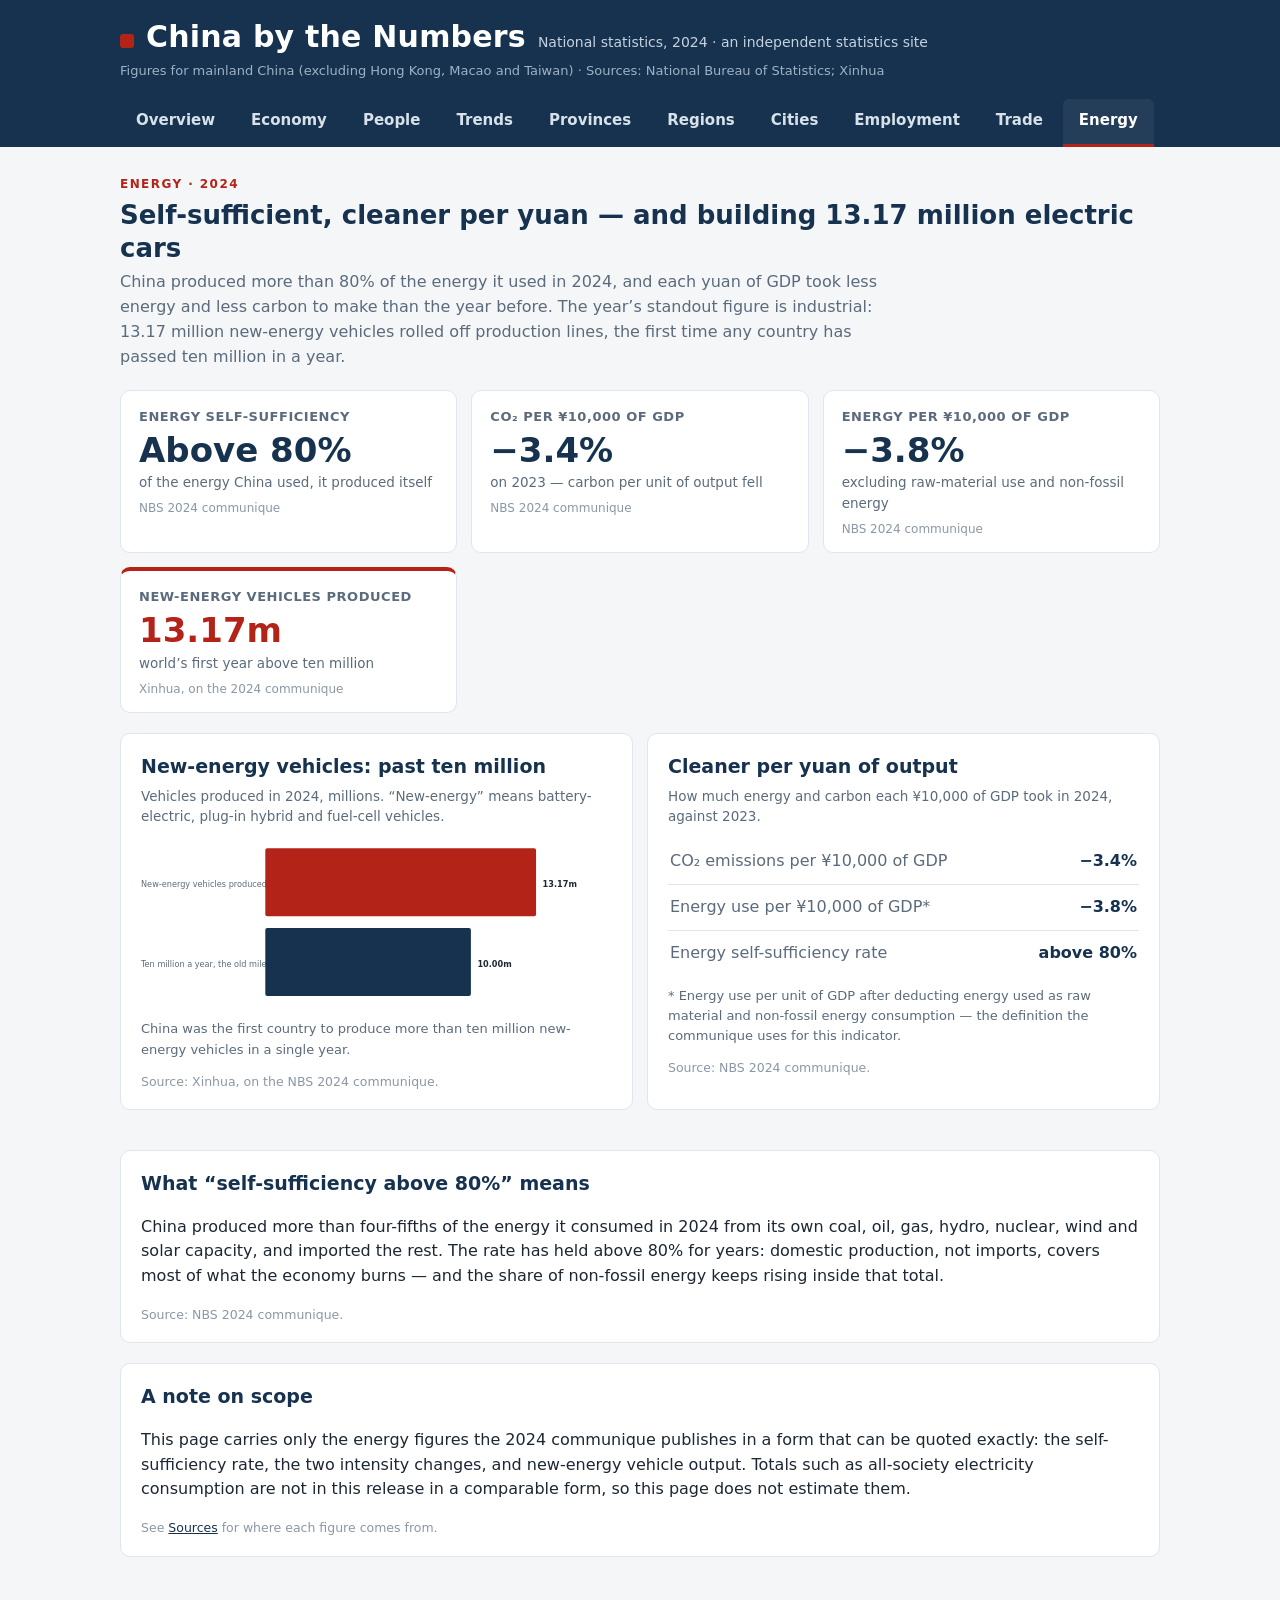
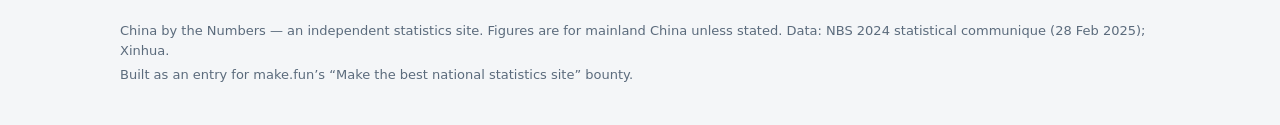
<file: app/energy.html>
<!doctype html>
<html lang="en">
<head>
<meta charset="utf-8">
<meta name="viewport" content="width=device-width, initial-scale=1">
<title>Energy — China by the Numbers</title>
<meta name="description" content="China's energy in 2024: self-sufficiency above 80%, CO2 per 10,000 yuan of GDP down 3.4%, and 13.17 million new-energy vehicles produced.">
<link rel="stylesheet" href="style.css">
<script type="module" src="site.js"></script>
</head>
<body data-page="energy">
<header class="masthead">
  <div class="masthead-inner">
    <div class="brand">
      <span class="brand-mark" aria-hidden="true"></span>
      <h1>China by the Numbers</h1>
      <p class="tagline">National statistics, 2024 · an independent statistics site</p>
    </div>
    <p class="scope">Figures for mainland China (excluding Hong Kong, Macao and Taiwan) · Sources: National Bureau of Statistics; Xinhua</p>
    <nav class="tabs" aria-label="Sections">
      <a href="index.html">Overview</a>
      <a href="economy.html">Economy</a>
      <a href="people.html">People</a>
      <a href="trends.html">Trends</a>
      <a href="provinces.html">Provinces</a>
      <a href="regions.html">Regions</a>
      <a href="cities.html">Cities</a>
      <a href="employment.html">Employment</a>
      <a href="trade.html">Trade</a>
      <a href="energy.html" aria-current="page">Energy</a>
      <a href="compare.html">Compare</a>
      <a href="explore.html">Explore</a>
      <a href="sources.html">Sources</a>
    </nav>
  </div>
</header>

<main class="page">
  <div class="page-head">
    <span class="kicker">Energy · 2024</span>
    <h2>Self-sufficient, cleaner per yuan — and building 13.17 million electric cars</h2>
    <p>China produced more than 80% of the energy it used in 2024, and each yuan of GDP took less energy and less carbon to make than the year before. The year’s standout figure is industrial: 13.17 million new-energy vehicles rolled off production lines, the first time any country has passed ten million in a year.</p>
  </div>

  <section class="kpis" aria-label="Energy indicators 2024">
    <div class="kpi">
      <div class="label">Energy self-sufficiency</div>
      <div class="value">Above 80%</div>
      <div class="sub">of the energy China used, it produced itself</div>
      <div class="src">NBS 2024 communique</div>
    </div>
    <div class="kpi">
      <div class="label">CO₂ per ¥10,000 of GDP</div>
      <div class="value">−3.4%</div>
      <div class="sub">on 2023 — carbon per unit of output fell</div>
      <div class="src">NBS 2024 communique</div>
    </div>
    <div class="kpi">
      <div class="label">Energy per ¥10,000 of GDP</div>
      <div class="value">−3.8%</div>
      <div class="sub">excluding raw-material use and non-fossil energy</div>
      <div class="src">NBS 2024 communique</div>
    </div>
    <div class="kpi hot">
      <div class="label">New-energy vehicles produced</div>
      <div class="value">13.17m</div>
      <div class="sub">world’s first year above ten million</div>
      <div class="src">Xinhua, on the 2024 communique</div>
    </div>
  </section>

  <div class="grid-2">
    <section class="card">
      <h3>New-energy vehicles: past ten million</h3>
      <p class="hint">Vehicles produced in 2024, millions. “New-energy” means battery-electric, plug-in hybrid and fuel-cell vehicles.</p>
      <div class="chart" id="chart-nev" aria-label="New-energy vehicle production chart"></div>
      <p class="note">China was the first country to produce more than ten million new-energy vehicles in a single year.</p>
      <p class="source">Source: Xinhua, on the NBS 2024 communique.</p>
    </section>
    <section class="card">
      <h3>Cleaner per yuan of output</h3>
      <p class="hint">How much energy and carbon each ¥10,000 of GDP took in 2024, against 2023.</p>
      <ul class="fact-list">
        <li><span class="k">CO₂ emissions per ¥10,000 of GDP</span><span class="v">−3.4%</span></li>
        <li><span class="k">Energy use per ¥10,000 of GDP*</span><span class="v">−3.8%</span></li>
        <li><span class="k">Energy self-sufficiency rate</span><span class="v">above 80%</span></li>
      </ul>
      <p class="note">* Energy use per unit of GDP after deducting energy used as raw material and non-fossil energy consumption — the definition the communique uses for this indicator.</p>
      <p class="source">Source: NBS 2024 communique.</p>
    </section>
  </div>

  <section class="card">
    <h3>What “self-sufficiency above 80%” means</h3>
    <p>China produced more than four-fifths of the energy it consumed in 2024 from its own coal, oil, gas, hydro, nuclear, wind and solar capacity, and imported the rest. The rate has held above 80% for years: domestic production, not imports, covers most of what the economy burns — and the share of non-fossil energy keeps rising inside that total.</p>
    <p class="source">Source: NBS 2024 communique.</p>
  </section>

  <section class="card">
    <h3>A note on scope</h3>
    <p>This page carries only the energy figures the 2024 communique publishes in a form that can be quoted exactly: the self-sufficiency rate, the two intensity changes, and new-energy vehicle output. Totals such as all-society electricity consumption are not in this release in a comparable form, so this page does not estimate them.</p>
    <p class="source">See <a href="sources.html">Sources</a> for where each figure comes from.</p>
  </section>
</main>

<footer class="site">
  <p>China by the Numbers — an independent statistics site. Figures are for mainland China unless stated. Data: NBS 2024 statistical communique (28 Feb 2025); Xinhua.</p>
  <p>Built as an entry for make.fun’s “Make the best national statistics site” bounty.</p>
</footer>
</body>
</html>
</file>
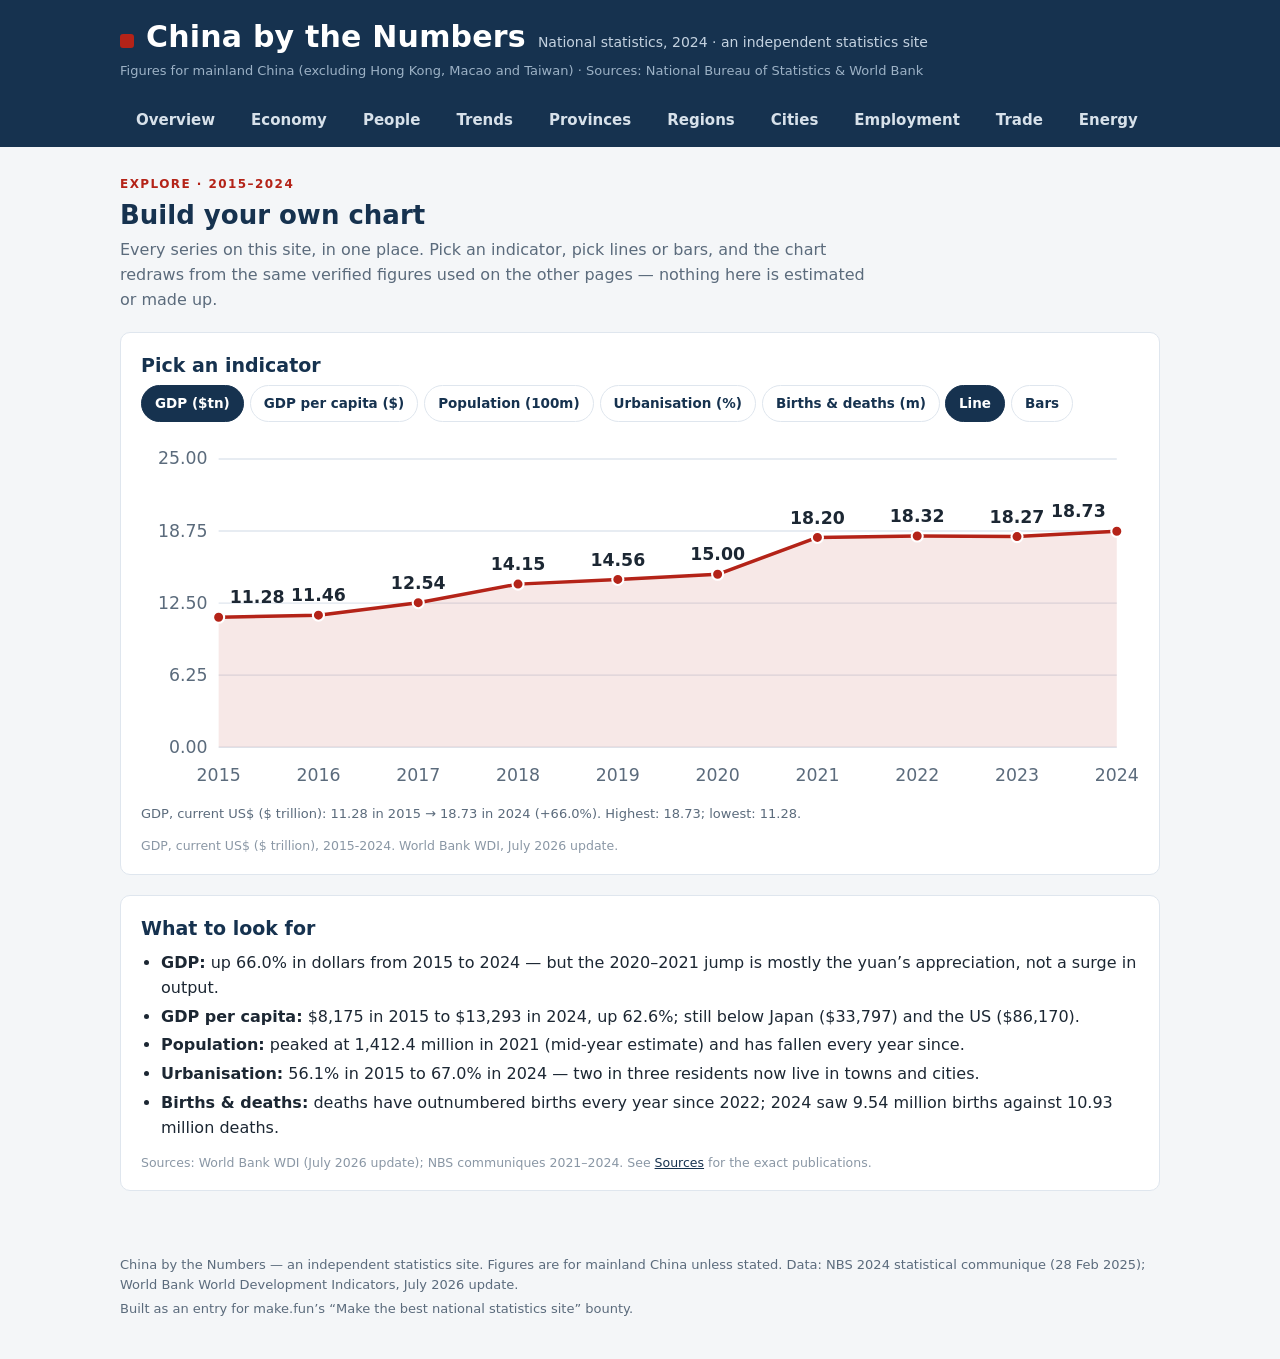
<file: app/explore.html>
<!doctype html>
<html lang="en">
<head>
<meta charset="utf-8">
<meta name="viewport" content="width=device-width, initial-scale=1">
<title>Explore — China by the Numbers</title>
<meta name="description" content="Build your own chart from China's 2015-2024 statistics: pick an indicator — GDP, GDP per capita, population, urbanisation, births and deaths — and draw it as a line or bars.">
<link rel="stylesheet" href="style.css">
<script type="module" src="explore.js"></script>
</head>
<body data-page="explore">
<header class="masthead">
  <div class="masthead-inner">
    <div class="brand">
      <span class="brand-mark" aria-hidden="true"></span>
      <h1>China by the Numbers</h1>
      <p class="tagline">National statistics, 2024 · an independent statistics site</p>
    </div>
    <p class="scope">Figures for mainland China (excluding Hong Kong, Macao and Taiwan) · Sources: National Bureau of Statistics &amp; World Bank</p>
    <nav class="tabs" aria-label="Sections">
      <a href="index.html">Overview</a>
      <a href="economy.html">Economy</a>
      <a href="people.html">People</a>
      <a href="trends.html">Trends</a>
      <a href="provinces.html">Provinces</a>
      <a href="regions.html">Regions</a>
      <a href="cities.html">Cities</a>
      <a href="employment.html">Employment</a>
      <a href="trade.html">Trade</a>
      <a href="energy.html">Energy</a>
      <a href="compare.html">Compare</a>
      <a href="explore.html" aria-current="page">Explore</a>
      <a href="sources.html">Sources</a>
    </nav>
  </div>
</header>

<main class="page">
  <div class="page-head">
    <span class="kicker">Explore · 2015–2024</span>
    <h2>Build your own chart</h2>
    <p>Every series on this site, in one place. Pick an indicator, pick lines or bars, and the chart redraws from the same verified figures used on the other pages — nothing here is estimated or made up.</p>
  </div>

  <section class="card">
    <h3>Pick an indicator</h3>
    <div class="toggle" data-explore-indicator role="group" aria-label="Indicator">
      <button type="button" data-mode="gdp" aria-pressed="true">GDP ($tn)</button>
      <button type="button" data-mode="percapita" aria-pressed="false">GDP per capita ($)</button>
      <button type="button" data-mode="pop" aria-pressed="false">Population (100m)</button>
      <button type="button" data-mode="urban" aria-pressed="false">Urbanisation (%)</button>
      <button type="button" data-mode="births" aria-pressed="false">Births &amp; deaths (m)</button>
    </div>
    <div class="toggle" data-explore-type role="group" aria-label="Chart type">
      <button type="button" data-mode="line" aria-pressed="true">Line</button>
      <button type="button" data-mode="bar" aria-pressed="false">Bars</button>
    </div>
    <div class="chart" id="chart-explore" aria-label="Custom chart"></div>
    <p class="note" id="explore-readout"></p>
    <p class="source" id="explore-caption"></p>
  </section>

  <section class="card">
    <h3>What to look for</h3>
    <ul class="tight">
      <li><strong>GDP:</strong> up 66.0% in dollars from 2015 to 2024 — but the 2020–2021 jump is mostly the yuan’s appreciation, not a surge in output.</li>
      <li><strong>GDP per capita:</strong> $8,175 in 2015 to $13,293 in 2024, up 62.6%; still below Japan ($33,797) and the US ($86,170).</li>
      <li><strong>Population:</strong> peaked at 1,412.4 million in 2021 (mid-year estimate) and has fallen every year since.</li>
      <li><strong>Urbanisation:</strong> 56.1% in 2015 to 67.0% in 2024 — two in three residents now live in towns and cities.</li>
      <li><strong>Births &amp; deaths:</strong> deaths have outnumbered births every year since 2022; 2024 saw 9.54 million births against 10.93 million deaths.</li>
    </ul>
    <p class="source">Sources: World Bank WDI (July 2026 update); NBS communiques 2021–2024. See <a href="sources.html">Sources</a> for the exact publications.</p>
  </section>
</main>

<footer class="site">
  <p>China by the Numbers — an independent statistics site. Figures are for mainland China unless stated. Data: NBS 2024 statistical communique (28 Feb 2025); World Bank World Development Indicators, July 2026 update.</p>
  <p>Built as an entry for make.fun’s “Make the best national statistics site” bounty.</p>
</footer>
</body>
</html>
</file>
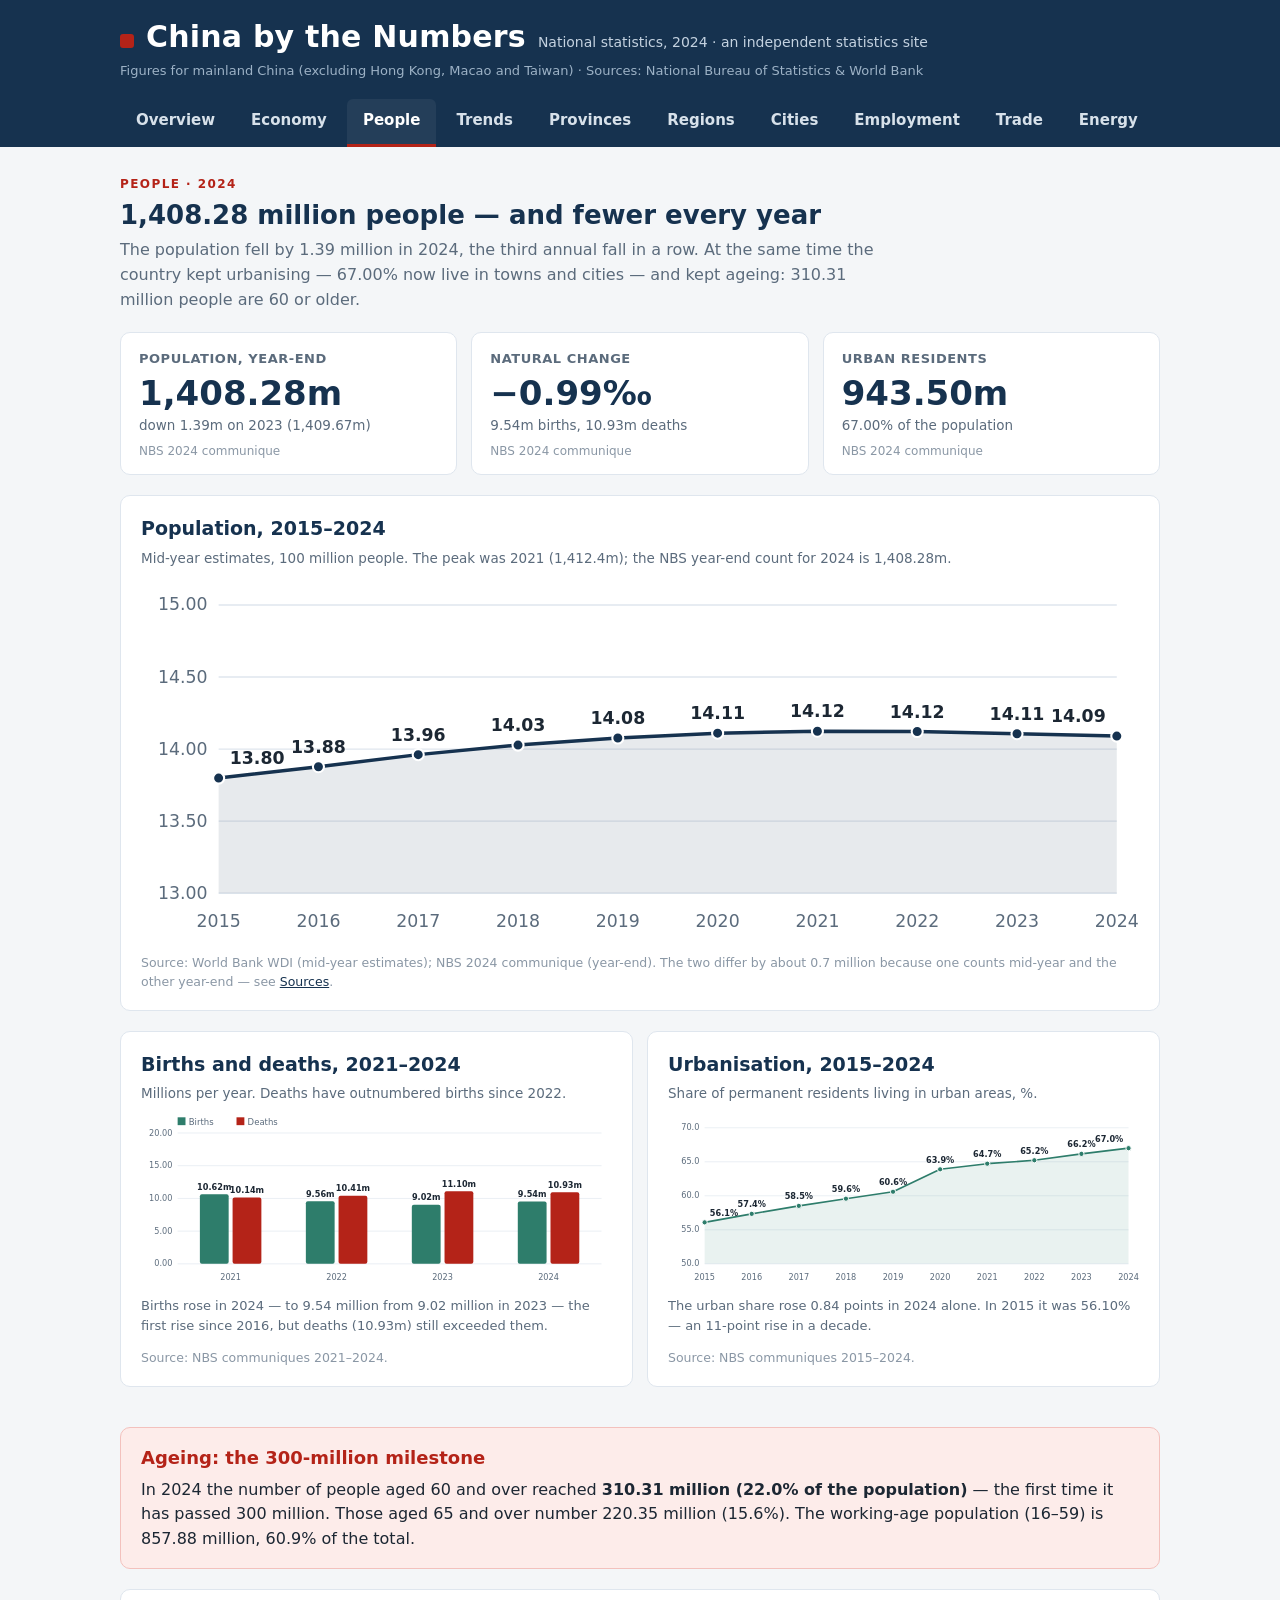
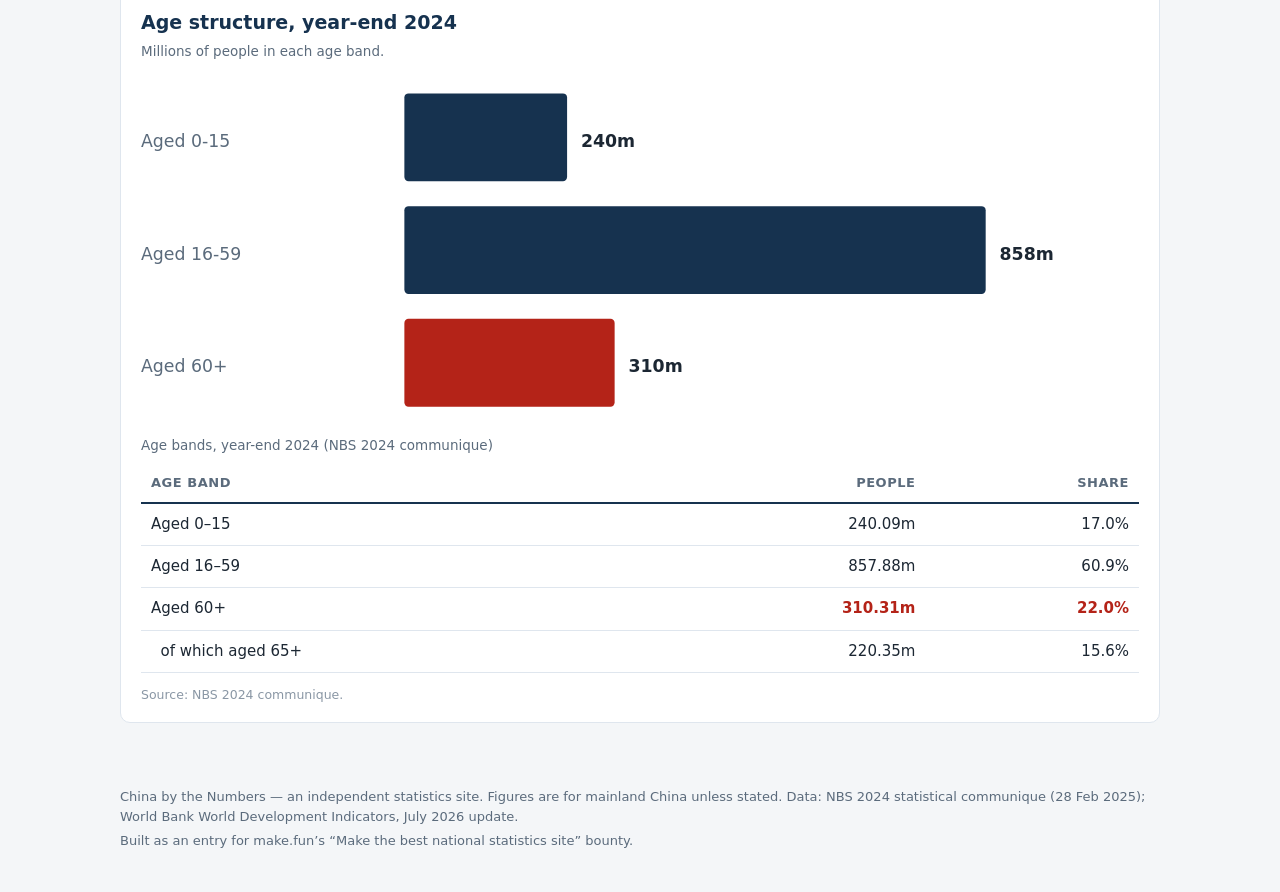
<file: app/people.html>
<!doctype html>
<html lang="en">
<head>
<meta charset="utf-8">
<meta name="viewport" content="width=device-width, initial-scale=1">
<title>People — China by the Numbers</title>
<meta name="description" content="China's people in 2024: population, births and deaths, urbanisation and ageing.">
<link rel="stylesheet" href="style.css">
<script type="module" src="site.js"></script>
</head>
<body data-page="people">
<header class="masthead">
  <div class="masthead-inner">
    <div class="brand">
      <span class="brand-mark" aria-hidden="true"></span>
      <h1>China by the Numbers</h1>
      <p class="tagline">National statistics, 2024 · an independent statistics site</p>
    </div>
    <p class="scope">Figures for mainland China (excluding Hong Kong, Macao and Taiwan) · Sources: National Bureau of Statistics &amp; World Bank</p>
    <nav class="tabs" aria-label="Sections">
      <a href="index.html">Overview</a>
      <a href="economy.html">Economy</a>
      <a href="people.html" aria-current="page">People</a>
      <a href="trends.html">Trends</a>
      <a href="provinces.html">Provinces</a>
      <a href="regions.html">Regions</a>
      <a href="cities.html">Cities</a>
      <a href="employment.html">Employment</a>
      <a href="trade.html">Trade</a>
      <a href="energy.html">Energy</a>
      <a href="compare.html">Compare</a>
      <a href="explore.html">Explore</a>
      <a href="sources.html">Sources</a>
    </nav>
  </div>
</header>

<main class="page">
  <div class="page-head">
    <span class="kicker">People · 2024</span>
    <h2>1,408.28 million people — and fewer every year</h2>
    <p>The population fell by 1.39 million in 2024, the third annual fall in a row. At the same time the country kept urbanising — 67.00% now live in towns and cities — and kept ageing: 310.31 million people are 60 or older.</p>
  </div>

  <div class="kpis" aria-label="People indicators 2024">
    <div class="kpi">
      <div class="label">Population, year-end</div>
      <div class="value">1,408.28m</div>
      <div class="sub">down 1.39m on 2023 (1,409.67m)</div>
      <div class="src">NBS 2024 communique</div>
    </div>
    <div class="kpi">
      <div class="label">Natural change</div>
      <div class="value">−0.99‰</div>
      <div class="sub">9.54m births, 10.93m deaths</div>
      <div class="src">NBS 2024 communique</div>
    </div>
    <div class="kpi">
      <div class="label">Urban residents</div>
      <div class="value">943.50m</div>
      <div class="sub">67.00% of the population</div>
      <div class="src">NBS 2024 communique</div>
    </div>
  </div>

  <section class="card">
    <h3>Population, 2015–2024</h3>
    <p class="hint">Mid-year estimates, 100 million people. The peak was 2021 (1,412.4m); the NBS year-end count for 2024 is 1,408.28m.</p>
    <div class="chart" id="chart-population-long" aria-label="Population 2015 to 2024 chart"></div>
    <p class="source">Source: World Bank WDI (mid-year estimates); NBS 2024 communique (year-end). The two differ by about 0.7 million because one counts mid-year and the other year-end — see <a href="sources.html">Sources</a>.</p>
  </section>

  <div class="grid-2">
    <section class="card">
      <h3>Births and deaths, 2021–2024</h3>
      <p class="hint">Millions per year. Deaths have outnumbered births since 2022.</p>
      <div class="chart" id="chart-births-deaths" aria-label="Births and deaths chart"></div>
      <p class="note">Births rose in 2024 — to 9.54 million from 9.02 million in 2023 — the first rise since 2016, but deaths (10.93m) still exceeded them.</p>
      <p class="source">Source: NBS communiques 2021–2024.</p>
    </section>
    <section class="card">
      <h3>Urbanisation, 2015–2024</h3>
      <p class="hint">Share of permanent residents living in urban areas, %.</p>
      <div class="chart" id="chart-urban" aria-label="Urbanisation chart"></div>
      <p class="note">The urban share rose 0.84 points in 2024 alone. In 2015 it was 56.10% — an 11-point rise in a decade.</p>
      <p class="source">Source: NBS communiques 2015–2024.</p>
    </section>
  </div>

  <section class="callout">
    <h3>Ageing: the 300-million milestone</h3>
    <p>In 2024 the number of people aged 60 and over reached <strong>310.31 million (22.0% of the population)</strong> — the first time it has passed 300 million. Those aged 65 and over number 220.35 million (15.6%). The working-age population (16–59) is 857.88 million, 60.9% of the total.</p>
  </section>

  <section class="card">
    <h3>Age structure, year-end 2024</h3>
    <p class="hint">Millions of people in each age band.</p>
    <div class="chart" id="chart-age" aria-label="Age structure chart"></div>
    <table class="data">
      <caption>Age bands, year-end 2024 (NBS 2024 communique)</caption>
      <thead><tr><th scope="col">Age band</th><th scope="col">People</th><th scope="col">Share</th></tr></thead>
      <tbody>
        <tr><td>Aged 0–15</td><td>240.09m</td><td>17.0%</td></tr>
        <tr><td>Aged 16–59</td><td>857.88m</td><td>60.9%</td></tr>
        <tr class="hl"><td>Aged 60+</td><td class="hl">310.31m</td><td class="hl">22.0%</td></tr>
        <tr><td>&nbsp;&nbsp;of which aged 65+</td><td>220.35m</td><td>15.6%</td></tr>
      </tbody>
    </table>
    <p class="source">Source: NBS 2024 communique.</p>
  </section>
</main>

<footer class="site">
  <p>China by the Numbers — an independent statistics site. Figures are for mainland China unless stated. Data: NBS 2024 statistical communique (28 Feb 2025); World Bank World Development Indicators, July 2026 update.</p>
  <p>Built as an entry for make.fun’s “Make the best national statistics site” bounty.</p>
</footer>
</body>
</html>
</file>
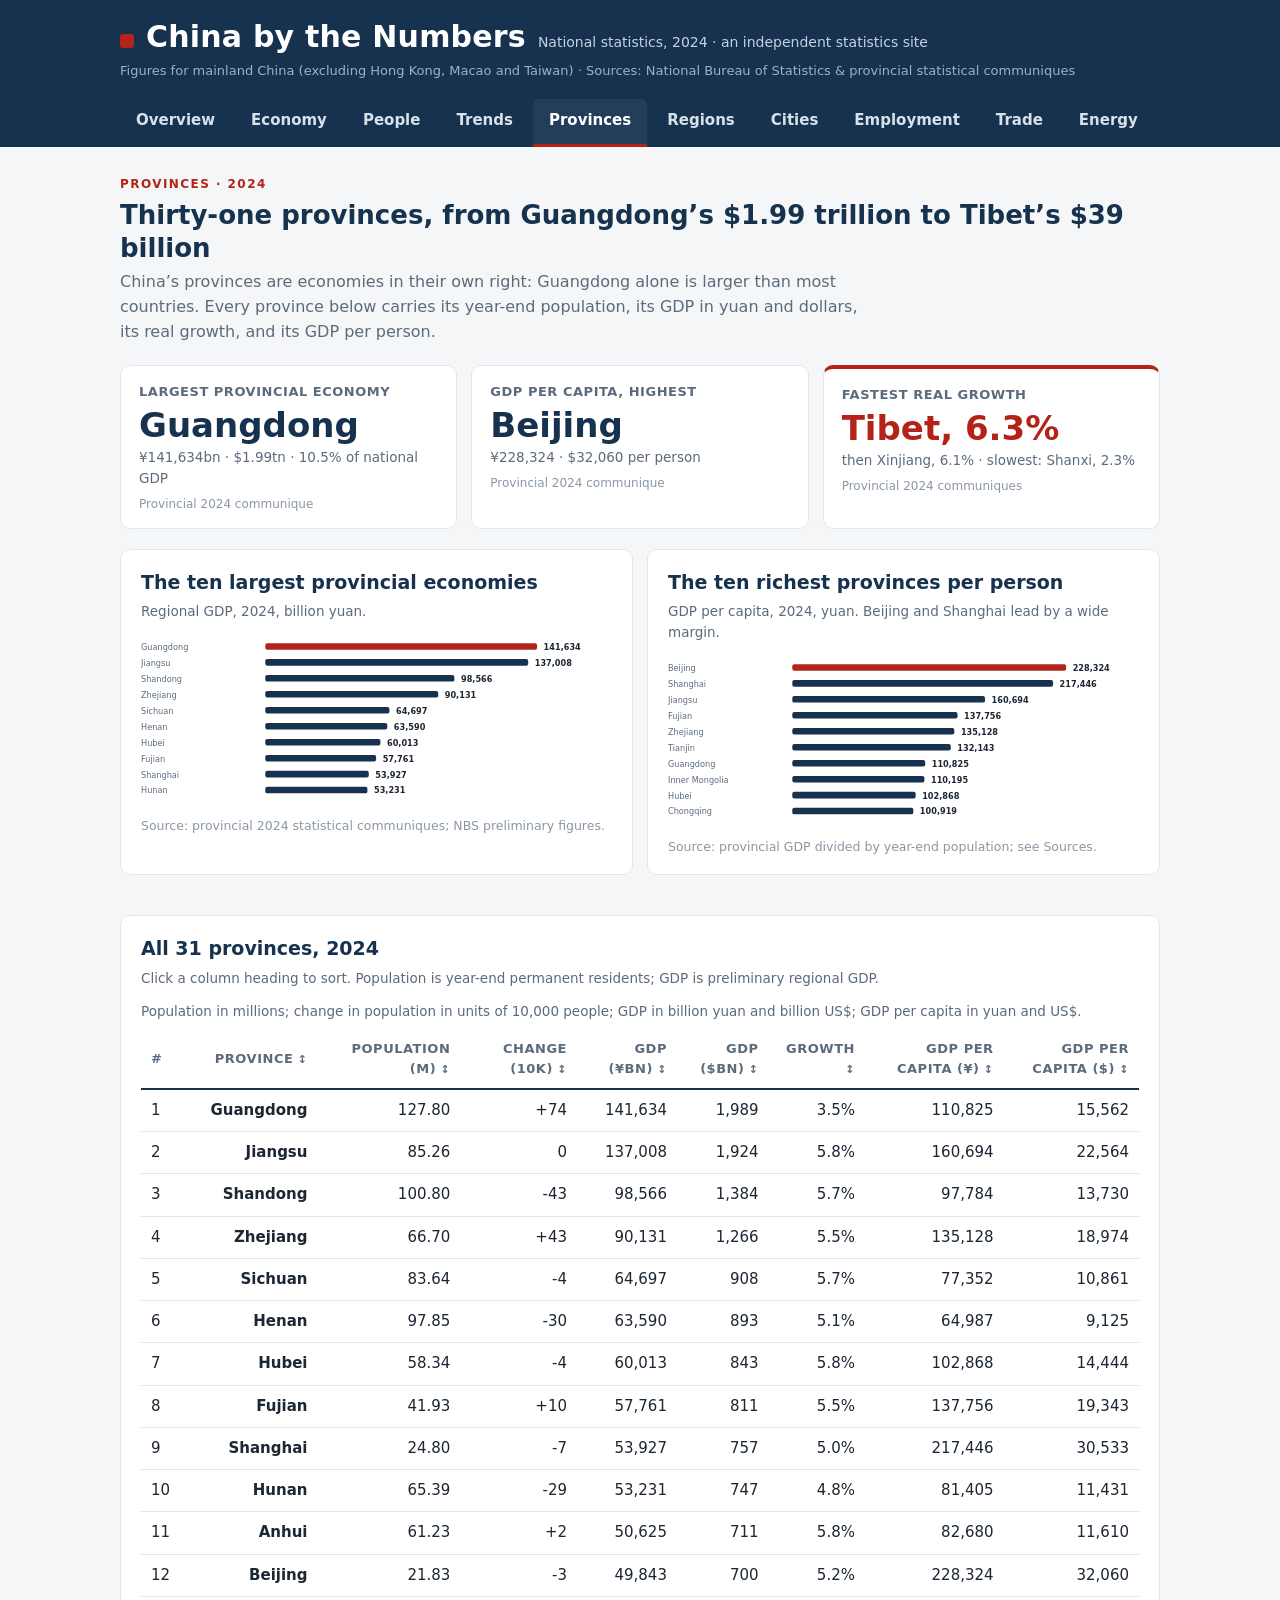
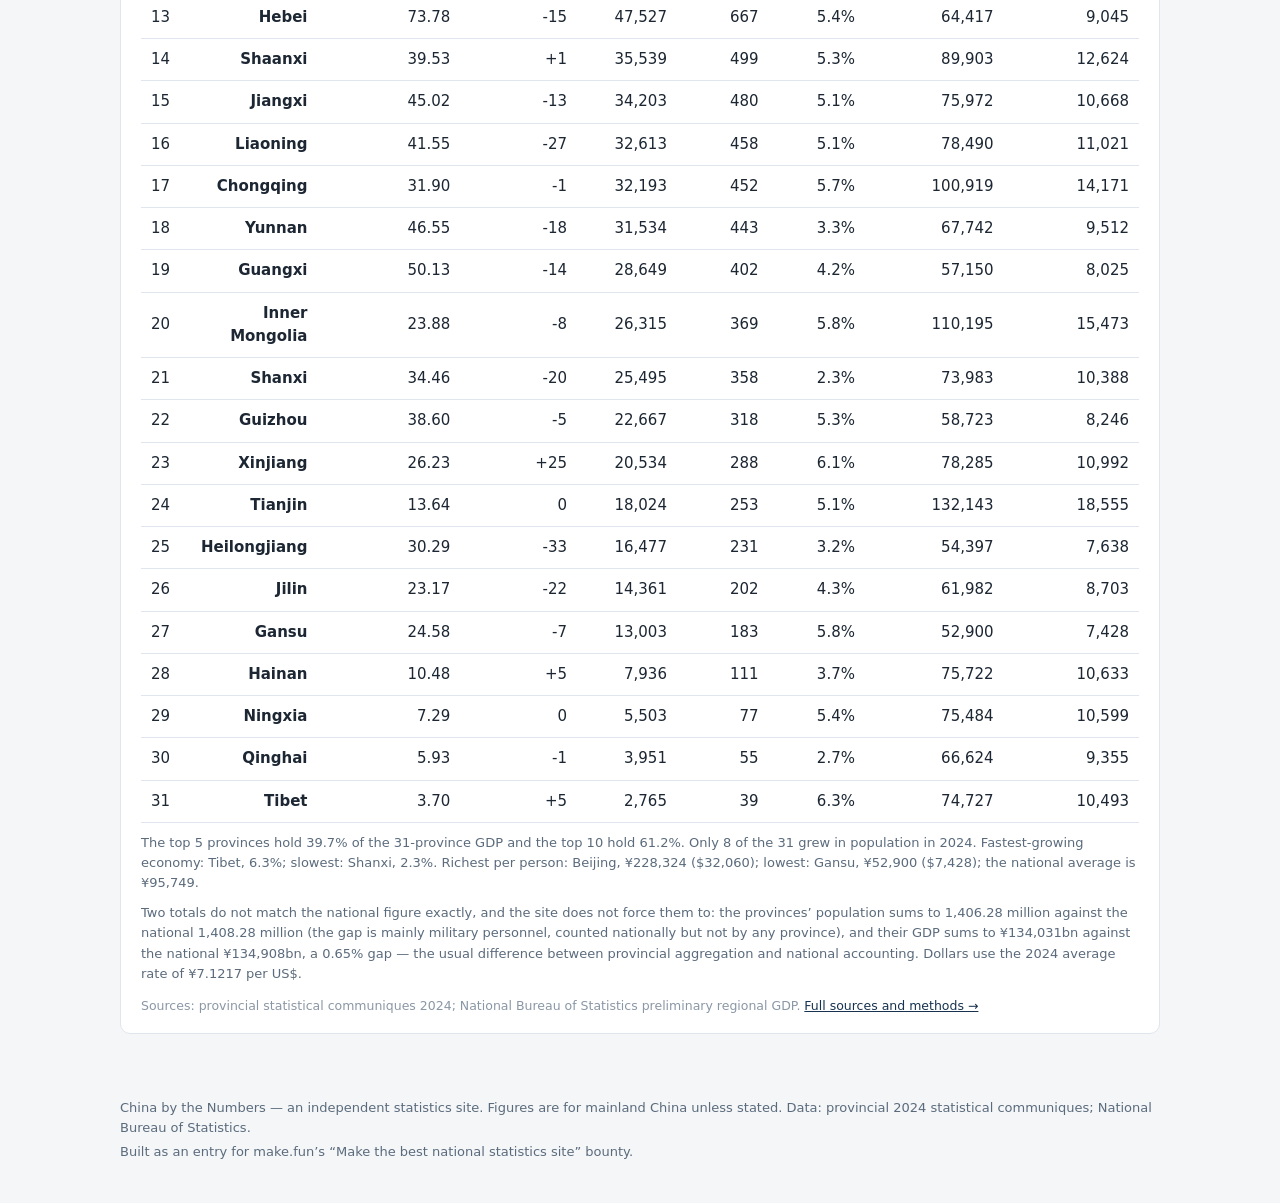
<file: app/provinces.html>
<!doctype html>
<html lang="en">
<head>
<meta charset="utf-8">
<meta name="viewport" content="width=device-width, initial-scale=1">
<title>Provinces — China by the Numbers</title>
<meta name="description" content="China's 31 provinces in 2024: population, GDP, GDP per capita and growth for every province, with a sortable table.">
<link rel="stylesheet" href="style.css">
<script type="module" src="provinces.js"></script>
</head>
<body data-page="provinces">
<header class="masthead">
  <div class="masthead-inner">
    <div class="brand">
      <span class="brand-mark" aria-hidden="true"></span>
      <h1>China by the Numbers</h1>
      <p class="tagline">National statistics, 2024 · an independent statistics site</p>
    </div>
    <p class="scope">Figures for mainland China (excluding Hong Kong, Macao and Taiwan) · Sources: National Bureau of Statistics &amp; provincial statistical communiques</p>
    <nav class="tabs" aria-label="Sections">
      <a href="index.html">Overview</a>
      <a href="economy.html">Economy</a>
      <a href="people.html">People</a>
      <a href="trends.html">Trends</a>
      <a href="provinces.html" aria-current="page">Provinces</a>
      <a href="regions.html">Regions</a>
      <a href="cities.html">Cities</a>
      <a href="employment.html">Employment</a>
      <a href="trade.html">Trade</a>
      <a href="energy.html">Energy</a>
      <a href="compare.html">Compare</a>
      <a href="explore.html">Explore</a>
      <a href="sources.html">Sources</a>
    </nav>
  </div>
</header>

<main class="page">
  <div class="page-head">
    <span class="kicker">Provinces · 2024</span>
    <h2>Thirty-one provinces, from Guangdong’s $1.99 trillion to Tibet’s $39 billion</h2>
    <p>China’s provinces are economies in their own right: Guangdong alone is larger than most countries. Every province below carries its year-end population, its GDP in yuan and dollars, its real growth, and its GDP per person.</p>
  </div>

  <section class="kpis" aria-label="Provincial highlights 2024">
    <div class="kpi">
      <div class="label">Largest provincial economy</div>
      <div class="value">Guangdong</div>
      <div class="sub">¥141,634bn · $1.99tn · 10.5% of national GDP</div>
      <div class="src">Provincial 2024 communique</div>
    </div>
    <div class="kpi">
      <div class="label">GDP per capita, highest</div>
      <div class="value">Beijing</div>
      <div class="sub">¥228,324 · $32,060 per person</div>
      <div class="src">Provincial 2024 communique</div>
    </div>
    <div class="kpi hot">
      <div class="label">Fastest real growth</div>
      <div class="value">Tibet, 6.3%</div>
      <div class="sub">then Xinjiang, 6.1% · slowest: Shanxi, 2.3%</div>
      <div class="src">Provincial 2024 communiques</div>
    </div>
  </section>

  <div class="grid-2">
    <section class="card">
      <h3>The ten largest provincial economies</h3>
      <p class="hint">Regional GDP, 2024, billion yuan.</p>
      <div class="chart" id="chart-prov-gdp" aria-label="Top ten provinces by GDP chart"></div>
      <p class="source">Source: provincial 2024 statistical communiques; NBS preliminary figures.</p>
    </section>
    <section class="card">
      <h3>The ten richest provinces per person</h3>
      <p class="hint">GDP per capita, 2024, yuan. Beijing and Shanghai lead by a wide margin.</p>
      <div class="chart" id="chart-prov-percapita" aria-label="Top ten provinces by GDP per capita chart"></div>
      <p class="source">Source: provincial GDP divided by year-end population; see Sources.</p>
    </section>
  </div>

  <section class="card">
    <h3>All 31 provinces, 2024</h3>
    <p class="hint">Click a column heading to sort. Population is year-end permanent residents; GDP is preliminary regional GDP.</p>
    <table class="data" id="table-prov">
      <caption>Population in millions; change in population in units of 10,000 people; GDP in billion yuan and billion US$; GDP per capita in yuan and US$.</caption>
      <thead>
        <tr>
          <th>#</th>
          <th><button type="button" class="sort" data-col="1">Province</button></th>
          <th><button type="button" class="sort" data-col="2" data-numeric="1">Population (m)</button></th>
          <th><button type="button" class="sort" data-col="3" data-numeric="1">Change (10k)</button></th>
          <th><button type="button" class="sort" data-col="4" data-numeric="1">GDP (¥bn)</button></th>
          <th><button type="button" class="sort" data-col="5" data-numeric="1">GDP ($bn)</button></th>
          <th><button type="button" class="sort" data-col="6" data-numeric="1">Growth</button></th>
          <th><button type="button" class="sort" data-col="7" data-numeric="1">GDP per capita (¥)</button></th>
          <th><button type="button" class="sort" data-col="8" data-numeric="1">GDP per capita ($)</button></th>
        </tr>
      </thead>
      <tbody></tbody>
    </table>
    <p class="note" id="prov-notes"></p>
    <p class="note">Two totals do not match the national figure exactly, and the site does not force them to: the provinces’ population sums to 1,406.28 million against the national 1,408.28 million (the gap is mainly military personnel, counted nationally but not by any province), and their GDP sums to ¥134,031bn against the national ¥134,908bn, a 0.65% gap — the usual difference between provincial aggregation and national accounting. Dollars use the 2024 average rate of ¥7.1217 per US$.</p>
    <p class="source">Sources: provincial statistical communiques 2024; National Bureau of Statistics preliminary regional GDP. <a href="sources.html">Full sources and methods →</a></p>
  </section>
</main>

<footer class="site">
  <p>China by the Numbers — an independent statistics site. Figures are for mainland China unless stated. Data: provincial 2024 statistical communiques; National Bureau of Statistics.</p>
  <p>Built as an entry for make.fun’s “Make the best national statistics site” bounty.</p>
</footer>
</body>
</html>
</file>
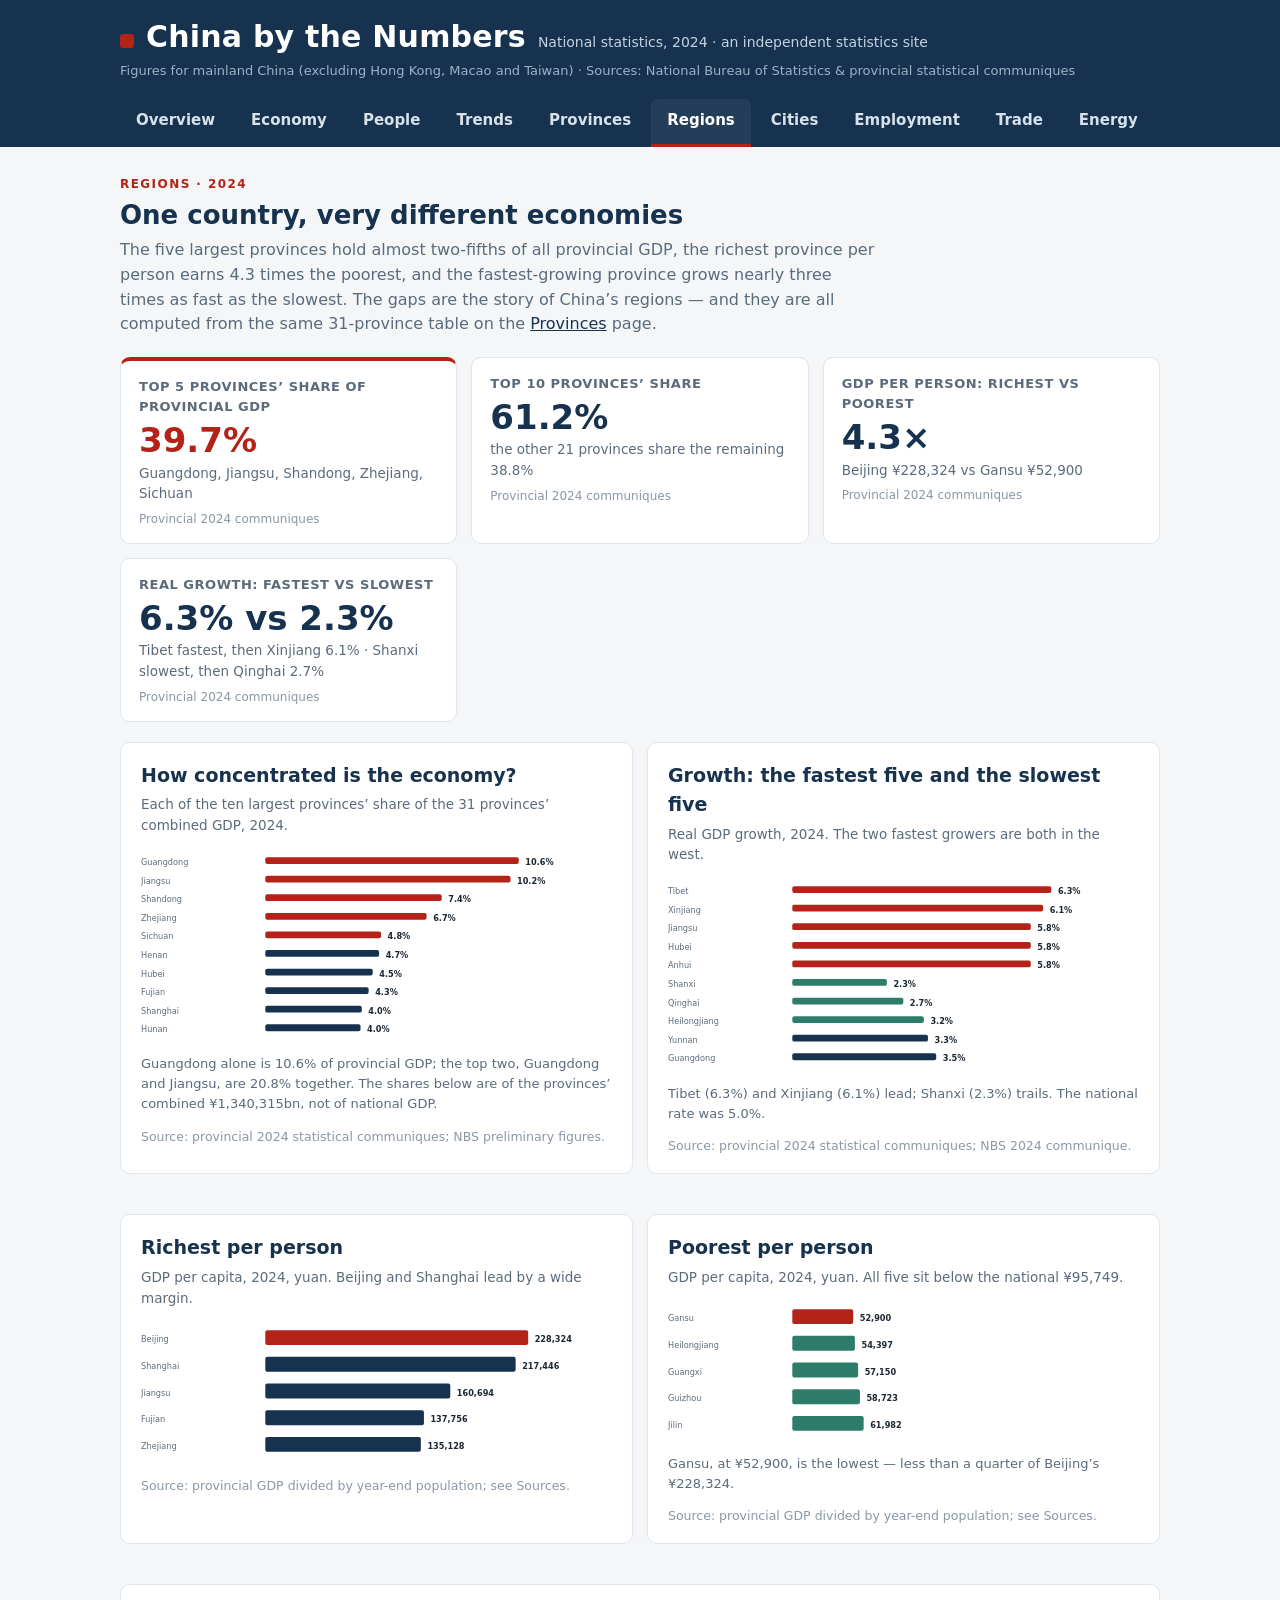
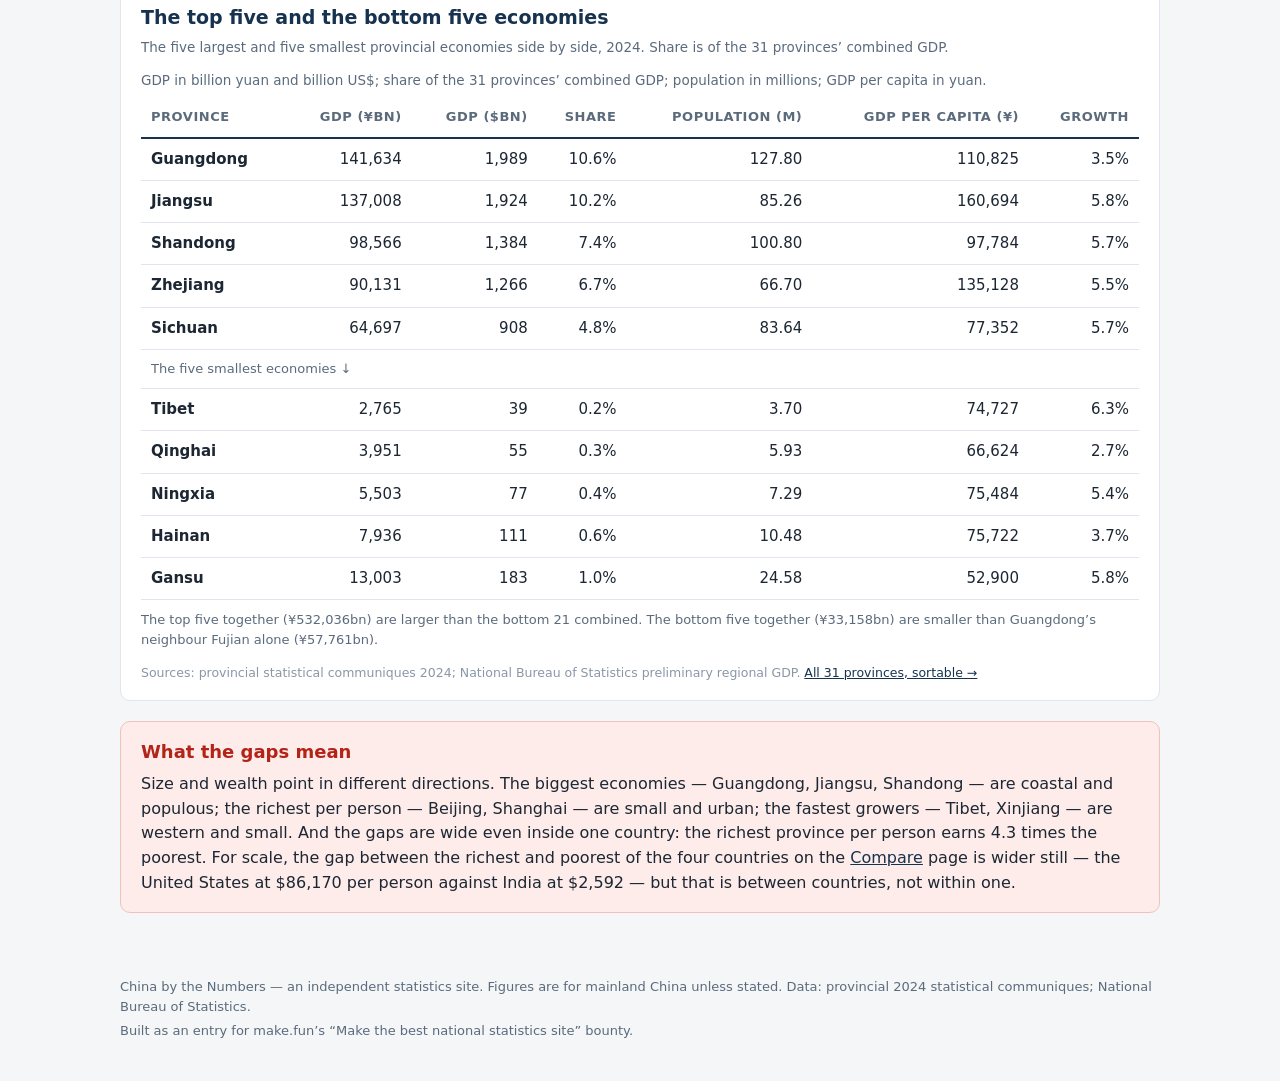
<file: app/regions.html>
<!doctype html>
<html lang="en">
<head>
<meta charset="utf-8">
<meta name="viewport" content="width=device-width, initial-scale=1">
<title>Regions — China by the Numbers</title>
<meta name="description" content="China's regional gaps in 2024: the top 5 provinces hold 39.7% of provincial GDP, the richest province per person earns 4.3 times the poorest, and growth runs from 6.3% to 2.3%.">
<link rel="stylesheet" href="style.css">
<script type="module" src="regions.js"></script>
</head>
<body data-page="regions">
<header class="masthead">
  <div class="masthead-inner">
    <div class="brand">
      <span class="brand-mark" aria-hidden="true"></span>
      <h1>China by the Numbers</h1>
      <p class="tagline">National statistics, 2024 · an independent statistics site</p>
    </div>
    <p class="scope">Figures for mainland China (excluding Hong Kong, Macao and Taiwan) · Sources: National Bureau of Statistics &amp; provincial statistical communiques</p>
    <nav class="tabs" aria-label="Sections">
      <a href="index.html">Overview</a>
      <a href="economy.html">Economy</a>
      <a href="people.html">People</a>
      <a href="trends.html">Trends</a>
      <a href="provinces.html">Provinces</a>
      <a href="regions.html" aria-current="page">Regions</a>
      <a href="cities.html">Cities</a>
      <a href="employment.html">Employment</a>
      <a href="trade.html">Trade</a>
      <a href="energy.html">Energy</a>
      <a href="compare.html">Compare</a>
      <a href="explore.html">Explore</a>
      <a href="sources.html">Sources</a>
    </nav>
  </div>
</header>

<main class="page">
  <div class="page-head">
    <span class="kicker">Regions · 2024</span>
    <h2>One country, very different economies</h2>
    <p>The five largest provinces hold almost two-fifths of all provincial GDP, the richest province per person earns 4.3 times the poorest, and the fastest-growing province grows nearly three times as fast as the slowest. The gaps are the story of China’s regions — and they are all computed from the same 31-province table on the <a href="provinces.html">Provinces</a> page.</p>
  </div>

  <section class="kpis" aria-label="Regional gaps 2024">
    <div class="kpi hot">
      <div class="label">Top 5 provinces’ share of provincial GDP</div>
      <div class="value">39.7%</div>
      <div class="sub">Guangdong, Jiangsu, Shandong, Zhejiang, Sichuan</div>
      <div class="src">Provincial 2024 communiques</div>
    </div>
    <div class="kpi">
      <div class="label">Top 10 provinces’ share</div>
      <div class="value">61.2%</div>
      <div class="sub">the other 21 provinces share the remaining 38.8%</div>
      <div class="src">Provincial 2024 communiques</div>
    </div>
    <div class="kpi">
      <div class="label">GDP per person: richest vs poorest</div>
      <div class="value">4.3×</div>
      <div class="sub">Beijing ¥228,324 vs Gansu ¥52,900</div>
      <div class="src">Provincial 2024 communiques</div>
    </div>
    <div class="kpi">
      <div class="label">Real growth: fastest vs slowest</div>
      <div class="value">6.3% vs 2.3%</div>
      <div class="sub">Tibet fastest, then Xinjiang 6.1% · Shanxi slowest, then Qinghai 2.7%</div>
      <div class="src">Provincial 2024 communiques</div>
    </div>
  </section>

  <div class="grid-2">
    <section class="card">
      <h3>How concentrated is the economy?</h3>
      <p class="hint">Each of the ten largest provinces’ share of the 31 provinces’ combined GDP, 2024.</p>
      <div class="chart" id="chart-region-share" aria-label="Top ten provinces by share of provincial GDP chart"></div>
      <p class="note">Guangdong alone is 10.6% of provincial GDP; the top two, Guangdong and Jiangsu, are 20.8% together. The shares below are of the provinces’ combined ¥1,340,315bn, not of national GDP.</p>
      <p class="source">Source: provincial 2024 statistical communiques; NBS preliminary figures.</p>
    </section>
    <section class="card">
      <h3>Growth: the fastest five and the slowest five</h3>
      <p class="hint">Real GDP growth, 2024. The two fastest growers are both in the west.</p>
      <div class="chart" id="chart-region-growth" aria-label="Fastest and slowest growing provinces chart"></div>
      <p class="note">Tibet (6.3%) and Xinjiang (6.1%) lead; Shanxi (2.3%) trails. The national rate was 5.0%.</p>
      <p class="source">Source: provincial 2024 statistical communiques; NBS 2024 communique.</p>
    </section>
  </div>

  <div class="grid-2">
    <section class="card">
      <h3>Richest per person</h3>
      <p class="hint">GDP per capita, 2024, yuan. Beijing and Shanghai lead by a wide margin.</p>
      <div class="chart" id="chart-region-rich" aria-label="Richest provinces per person chart"></div>
      <p class="source">Source: provincial GDP divided by year-end population; see Sources.</p>
    </section>
    <section class="card">
      <h3>Poorest per person</h3>
      <p class="hint">GDP per capita, 2024, yuan. All five sit below the national ¥95,749.</p>
      <div class="chart" id="chart-region-poor" aria-label="Poorest provinces per person chart"></div>
      <p class="note">Gansu, at ¥52,900, is the lowest — less than a quarter of Beijing’s ¥228,324.</p>
      <p class="source">Source: provincial GDP divided by year-end population; see Sources.</p>
    </section>
  </div>

  <section class="card">
    <h3>The top five and the bottom five economies</h3>
    <p class="hint">The five largest and five smallest provincial economies side by side, 2024. Share is of the 31 provinces’ combined GDP.</p>
    <table class="data" id="table-regions">
      <caption>GDP in billion yuan and billion US$; share of the 31 provinces’ combined GDP; population in millions; GDP per capita in yuan.</caption>
      <thead>
        <tr><th>Province</th><th>GDP (¥bn)</th><th>GDP ($bn)</th><th>Share</th><th>Population (m)</th><th>GDP per capita (¥)</th><th>Growth</th></tr>
      </thead>
      <tbody></tbody>
    </table>
    <p class="note">The top five together (¥532,036bn) are larger than the bottom 21 combined. The bottom five together (¥33,158bn) are smaller than Guangdong’s neighbour Fujian alone (¥57,761bn).</p>
    <p class="source">Sources: provincial statistical communiques 2024; National Bureau of Statistics preliminary regional GDP. <a href="provinces.html">All 31 provinces, sortable →</a></p>
  </section>

  <section class="callout">
    <h3>What the gaps mean</h3>
    <p>Size and wealth point in different directions. The biggest economies — Guangdong, Jiangsu, Shandong — are coastal and populous; the richest per person — Beijing, Shanghai — are small and urban; the fastest growers — Tibet, Xinjiang — are western and small. And the gaps are wide even inside one country: the richest province per person earns 4.3 times the poorest. For scale, the gap between the richest and poorest of the four countries on the <a href="compare.html">Compare</a> page is wider still — the United States at $86,170 per person against India at $2,592 — but that is between countries, not within one.</p>
  </section>
</main>

<footer class="site">
  <p>China by the Numbers — an independent statistics site. Figures are for mainland China unless stated. Data: provincial 2024 statistical communiques; National Bureau of Statistics.</p>
  <p>Built as an entry for make.fun’s “Make the best national statistics site” bounty.</p>
</footer>
</body>
</html>
</file>
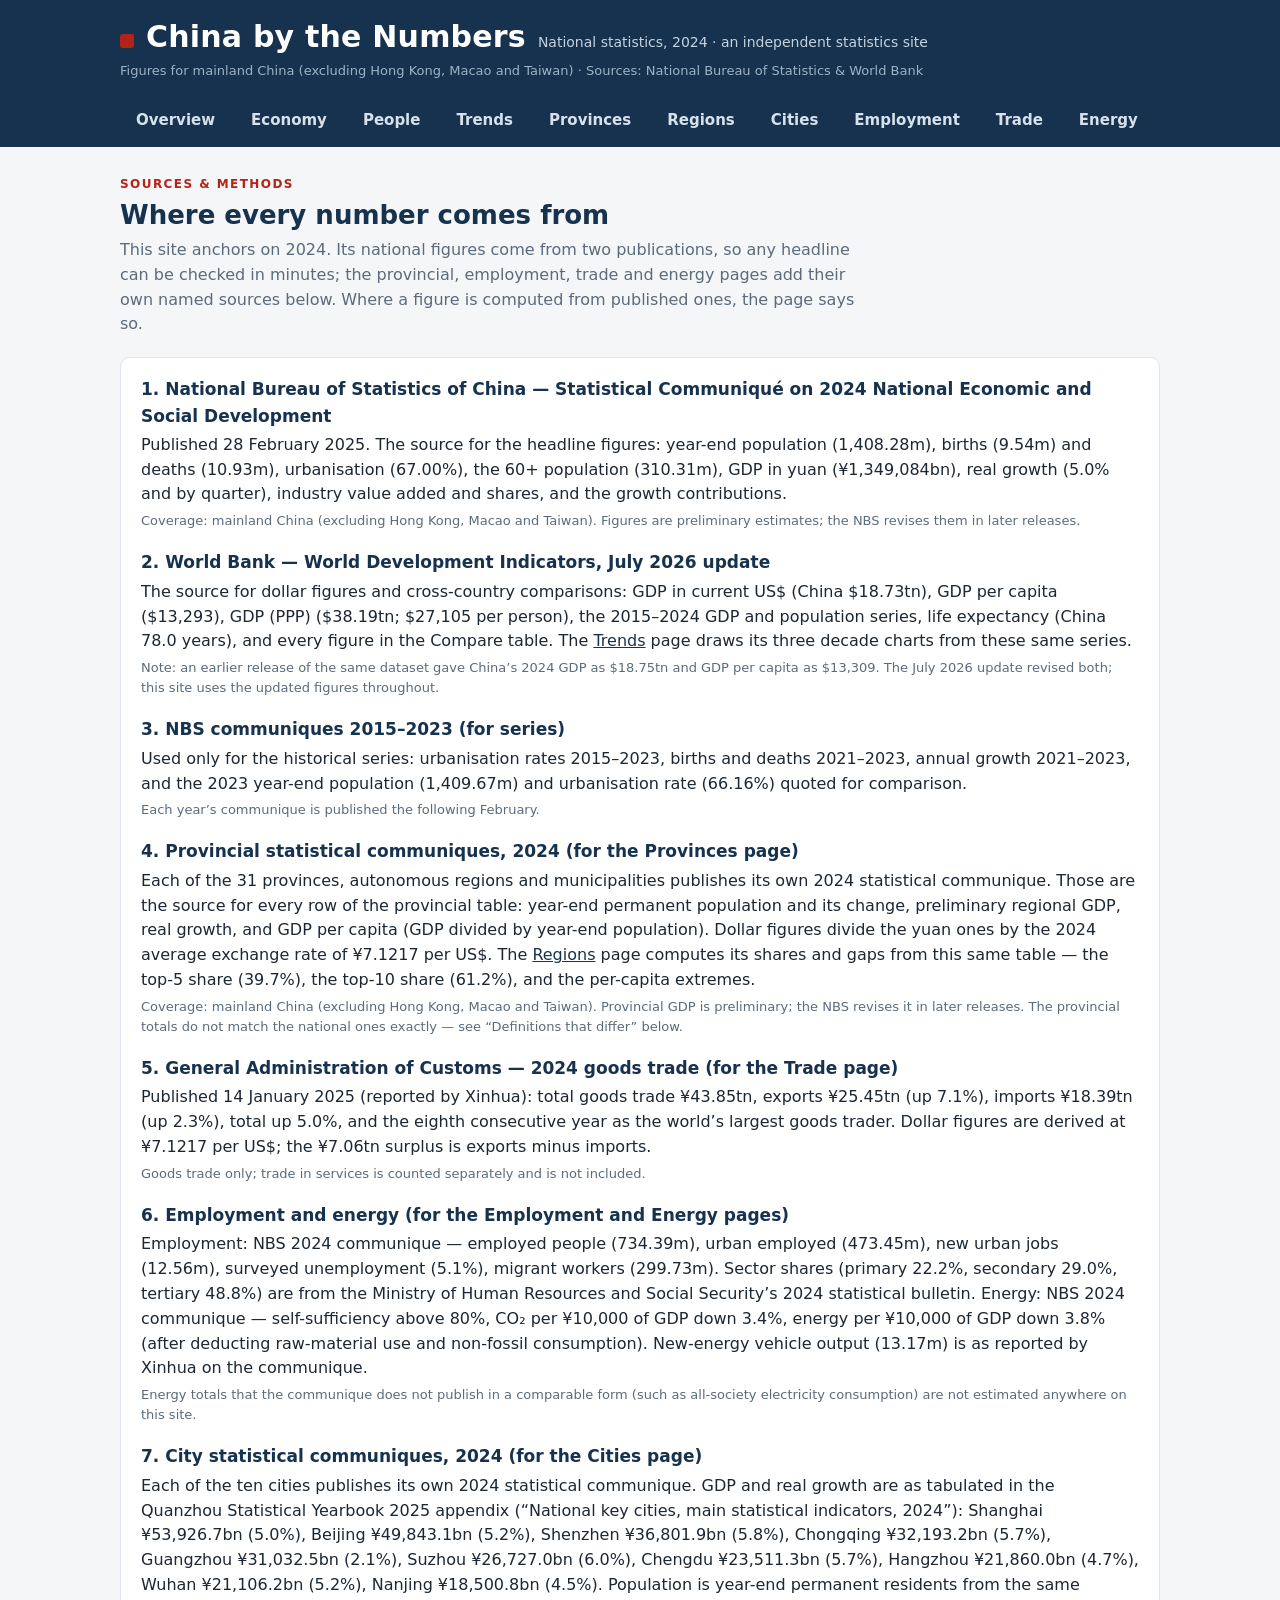
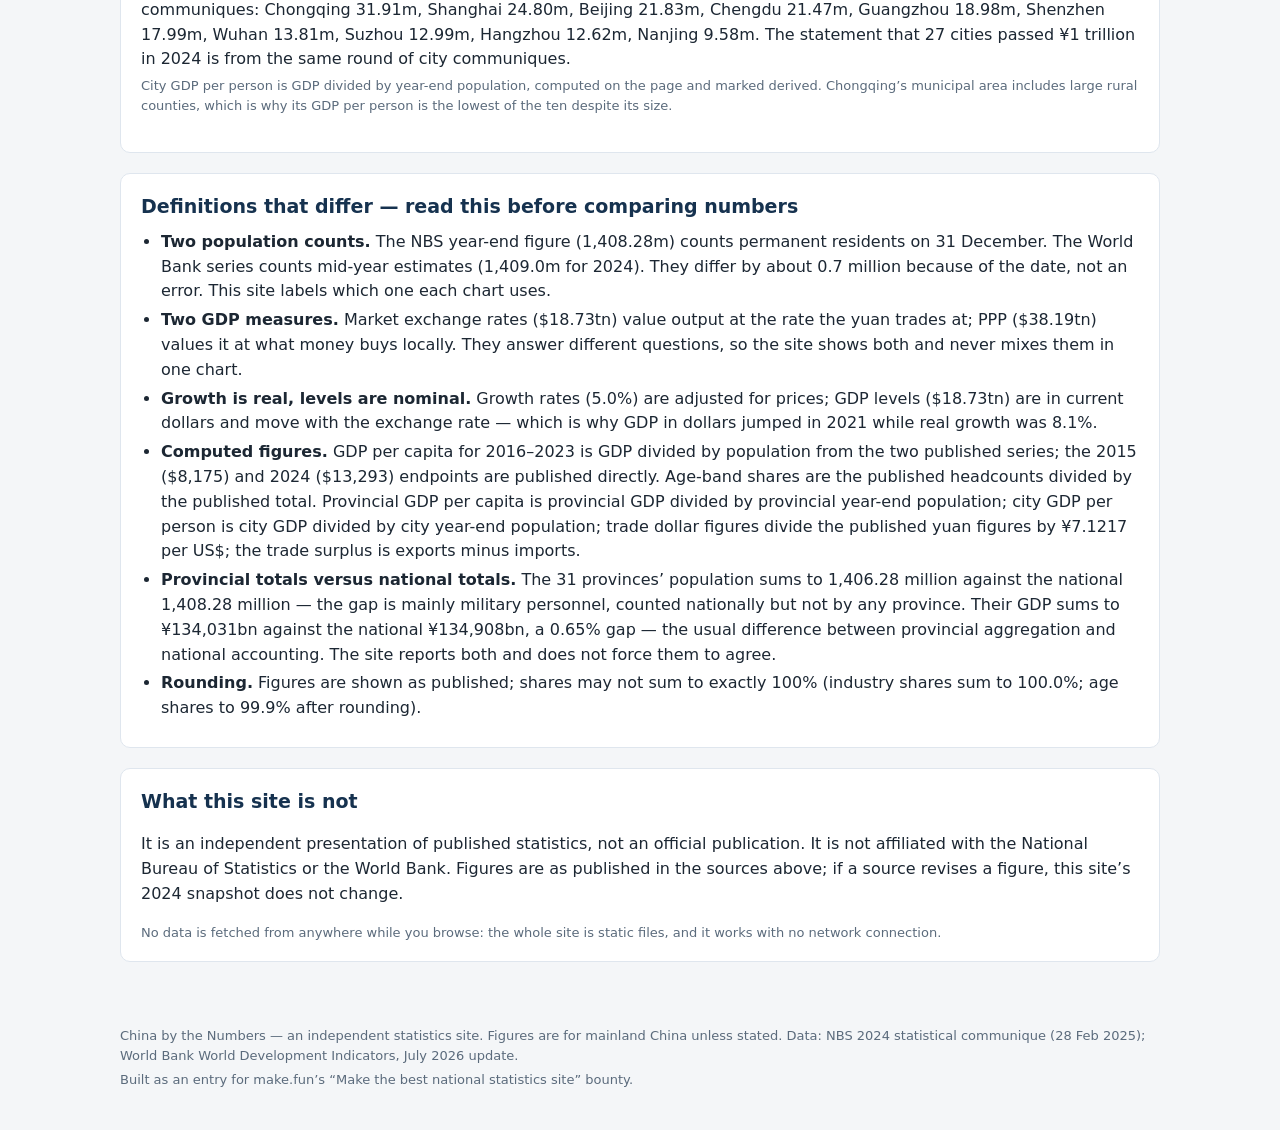
<file: app/sources.html>
<!doctype html>
<html lang="en">
<head>
<meta charset="utf-8">
<meta name="viewport" content="width=device-width, initial-scale=1">
<title>Sources — China by the Numbers</title>
<meta name="description" content="Where every number on this site comes from, what year it covers, and where definitions differ.">
<link rel="stylesheet" href="style.css">
<script type="module" src="site.js"></script>
</head>
<body data-page="sources">
<header class="masthead">
  <div class="masthead-inner">
    <div class="brand">
      <span class="brand-mark" aria-hidden="true"></span>
      <h1>China by the Numbers</h1>
      <p class="tagline">National statistics, 2024 · an independent statistics site</p>
    </div>
    <p class="scope">Figures for mainland China (excluding Hong Kong, Macao and Taiwan) · Sources: National Bureau of Statistics &amp; World Bank</p>
    <nav class="tabs" aria-label="Sections">
      <a href="index.html">Overview</a>
      <a href="economy.html">Economy</a>
      <a href="people.html">People</a>
      <a href="trends.html">Trends</a>
      <a href="provinces.html">Provinces</a>
      <a href="regions.html">Regions</a>
      <a href="cities.html">Cities</a>
      <a href="employment.html">Employment</a>
      <a href="trade.html">Trade</a>
      <a href="energy.html">Energy</a>
      <a href="compare.html">Compare</a>
      <a href="explore.html">Explore</a>
      <a href="sources.html" aria-current="page">Sources</a>
    </nav>
  </div>
</header>

<main class="page">
  <div class="page-head">
    <span class="kicker">Sources &amp; methods</span>
    <h2>Where every number comes from</h2>
    <p>This site anchors on 2024. Its national figures come from two publications, so any headline can be checked in minutes; the provincial, employment, trade and energy pages add their own named sources below. Where a figure is computed from published ones, the page says so.</p>
  </div>

  <section class="card">
    <div class="src-item">
      <h3>1. National Bureau of Statistics of China — Statistical Communiqué on 2024 National Economic and Social Development</h3>
      <p>Published 28 February 2025. The source for the headline figures: year-end population (1,408.28m), births (9.54m) and deaths (10.93m), urbanisation (67.00%), the 60+ population (310.31m), GDP in yuan (¥1,349,084bn), real growth (5.0% and by quarter), industry value added and shares, and the growth contributions.</p>
      <p class="meta">Coverage: mainland China (excluding Hong Kong, Macao and Taiwan). Figures are preliminary estimates; the NBS revises them in later releases.</p>
    </div>
    <div class="src-item">
      <h3>2. World Bank — World Development Indicators, July 2026 update</h3>
      <p>The source for dollar figures and cross-country comparisons: GDP in current US$ (China $18.73tn), GDP per capita ($13,293), GDP (PPP) ($38.19tn; $27,105 per person), the 2015–2024 GDP and population series, life expectancy (China 78.0 years), and every figure in the Compare table. The <a href="trends.html">Trends</a> page draws its three decade charts from these same series.</p>
      <p class="meta">Note: an earlier release of the same dataset gave China’s 2024 GDP as $18.75tn and GDP per capita as $13,309. The July 2026 update revised both; this site uses the updated figures throughout.</p>
    </div>
    <div class="src-item">
      <h3>3. NBS communiques 2015–2023 (for series)</h3>
      <p>Used only for the historical series: urbanisation rates 2015–2023, births and deaths 2021–2023, annual growth 2021–2023, and the 2023 year-end population (1,409.67m) and urbanisation rate (66.16%) quoted for comparison.</p>
      <p class="meta">Each year’s communique is published the following February.</p>
    </div>
    <div class="src-item">
      <h3>4. Provincial statistical communiques, 2024 (for the Provinces page)</h3>
      <p>Each of the 31 provinces, autonomous regions and municipalities publishes its own 2024 statistical communique. Those are the source for every row of the provincial table: year-end permanent population and its change, preliminary regional GDP, real growth, and GDP per capita (GDP divided by year-end population). Dollar figures divide the yuan ones by the 2024 average exchange rate of ¥7.1217 per US$. The <a href="regions.html">Regions</a> page computes its shares and gaps from this same table — the top-5 share (39.7%), the top-10 share (61.2%), and the per-capita extremes.</p>
      <p class="meta">Coverage: mainland China (excluding Hong Kong, Macao and Taiwan). Provincial GDP is preliminary; the NBS revises it in later releases. The provincial totals do not match the national ones exactly — see “Definitions that differ” below.</p>
    </div>
    <div class="src-item">
      <h3>5. General Administration of Customs — 2024 goods trade (for the Trade page)</h3>
      <p>Published 14 January 2025 (reported by Xinhua): total goods trade ¥43.85tn, exports ¥25.45tn (up 7.1%), imports ¥18.39tn (up 2.3%), total up 5.0%, and the eighth consecutive year as the world’s largest goods trader. Dollar figures are derived at ¥7.1217 per US$; the ¥7.06tn surplus is exports minus imports.</p>
      <p class="meta">Goods trade only; trade in services is counted separately and is not included.</p>
    </div>
    <div class="src-item">
      <h3>6. Employment and energy (for the Employment and Energy pages)</h3>
      <p>Employment: NBS 2024 communique — employed people (734.39m), urban employed (473.45m), new urban jobs (12.56m), surveyed unemployment (5.1%), migrant workers (299.73m). Sector shares (primary 22.2%, secondary 29.0%, tertiary 48.8%) are from the Ministry of Human Resources and Social Security’s 2024 statistical bulletin. Energy: NBS 2024 communique — self-sufficiency above 80%, CO₂ per ¥10,000 of GDP down 3.4%, energy per ¥10,000 of GDP down 3.8% (after deducting raw-material use and non-fossil consumption). New-energy vehicle output (13.17m) is as reported by Xinhua on the communique.</p>
      <p class="meta">Energy totals that the communique does not publish in a comparable form (such as all-society electricity consumption) are not estimated anywhere on this site.</p>
    </div>
    <div class="src-item">
      <h3>7. City statistical communiques, 2024 (for the Cities page)</h3>
      <p>Each of the ten cities publishes its own 2024 statistical communique. GDP and real growth are as tabulated in the Quanzhou Statistical Yearbook 2025 appendix (“National key cities, main statistical indicators, 2024”): Shanghai ¥53,926.7bn (5.0%), Beijing ¥49,843.1bn (5.2%), Shenzhen ¥36,801.9bn (5.8%), Chongqing ¥32,193.2bn (5.7%), Guangzhou ¥31,032.5bn (2.1%), Suzhou ¥26,727.0bn (6.0%), Chengdu ¥23,511.3bn (5.7%), Hangzhou ¥21,860.0bn (4.7%), Wuhan ¥21,106.2bn (5.2%), Nanjing ¥18,500.8bn (4.5%). Population is year-end permanent residents from the same communiques: Chongqing 31.91m, Shanghai 24.80m, Beijing 21.83m, Chengdu 21.47m, Guangzhou 18.98m, Shenzhen 17.99m, Wuhan 13.81m, Suzhou 12.99m, Hangzhou 12.62m, Nanjing 9.58m. The statement that 27 cities passed ¥1 trillion in 2024 is from the same round of city communiques.</p>
      <p class="meta">City GDP per person is GDP divided by year-end population, computed on the page and marked derived. Chongqing’s municipal area includes large rural counties, which is why its GDP per person is the lowest of the ten despite its size.</p>
    </div>
  </section>

  <section class="card">
    <h3>Definitions that differ — read this before comparing numbers</h3>
    <ul class="tight">
      <li><strong>Two population counts.</strong> The NBS year-end figure (1,408.28m) counts permanent residents on 31 December. The World Bank series counts mid-year estimates (1,409.0m for 2024). They differ by about 0.7 million because of the date, not an error. This site labels which one each chart uses.</li>
      <li><strong>Two GDP measures.</strong> Market exchange rates ($18.73tn) value output at the rate the yuan trades at; PPP ($38.19tn) values it at what money buys locally. They answer different questions, so the site shows both and never mixes them in one chart.</li>
      <li><strong>Growth is real, levels are nominal.</strong> Growth rates (5.0%) are adjusted for prices; GDP levels ($18.73tn) are in current dollars and move with the exchange rate — which is why GDP in dollars jumped in 2021 while real growth was 8.1%.</li>
      <li><strong>Computed figures.</strong> GDP per capita for 2016–2023 is GDP divided by population from the two published series; the 2015 ($8,175) and 2024 ($13,293) endpoints are published directly. Age-band shares are the published headcounts divided by the published total. Provincial GDP per capita is provincial GDP divided by provincial year-end population; city GDP per person is city GDP divided by city year-end population; trade dollar figures divide the published yuan figures by ¥7.1217 per US$; the trade surplus is exports minus imports.</li>
      <li><strong>Provincial totals versus national totals.</strong> The 31 provinces’ population sums to 1,406.28 million against the national 1,408.28 million — the gap is mainly military personnel, counted nationally but not by any province. Their GDP sums to ¥134,031bn against the national ¥134,908bn, a 0.65% gap — the usual difference between provincial aggregation and national accounting. The site reports both and does not force them to agree.</li>
      <li><strong>Rounding.</strong> Figures are shown as published; shares may not sum to exactly 100% (industry shares sum to 100.0%; age shares to 99.9% after rounding).</li>
    </ul>
  </section>

  <section class="card">
    <h3>What this site is not</h3>
    <p>It is an independent presentation of published statistics, not an official publication. It is not affiliated with the National Bureau of Statistics or the World Bank. Figures are as published in the sources above; if a source revises a figure, this site’s 2024 snapshot does not change.</p>
    <p class="note">No data is fetched from anywhere while you browse: the whole site is static files, and it works with no network connection.</p>
  </section>
</main>

<footer class="site">
  <p>China by the Numbers — an independent statistics site. Figures are for mainland China unless stated. Data: NBS 2024 statistical communique (28 Feb 2025); World Bank World Development Indicators, July 2026 update.</p>
  <p>Built as an entry for make.fun’s “Make the best national statistics site” bounty.</p>
</footer>
</body>
</html>
</file>
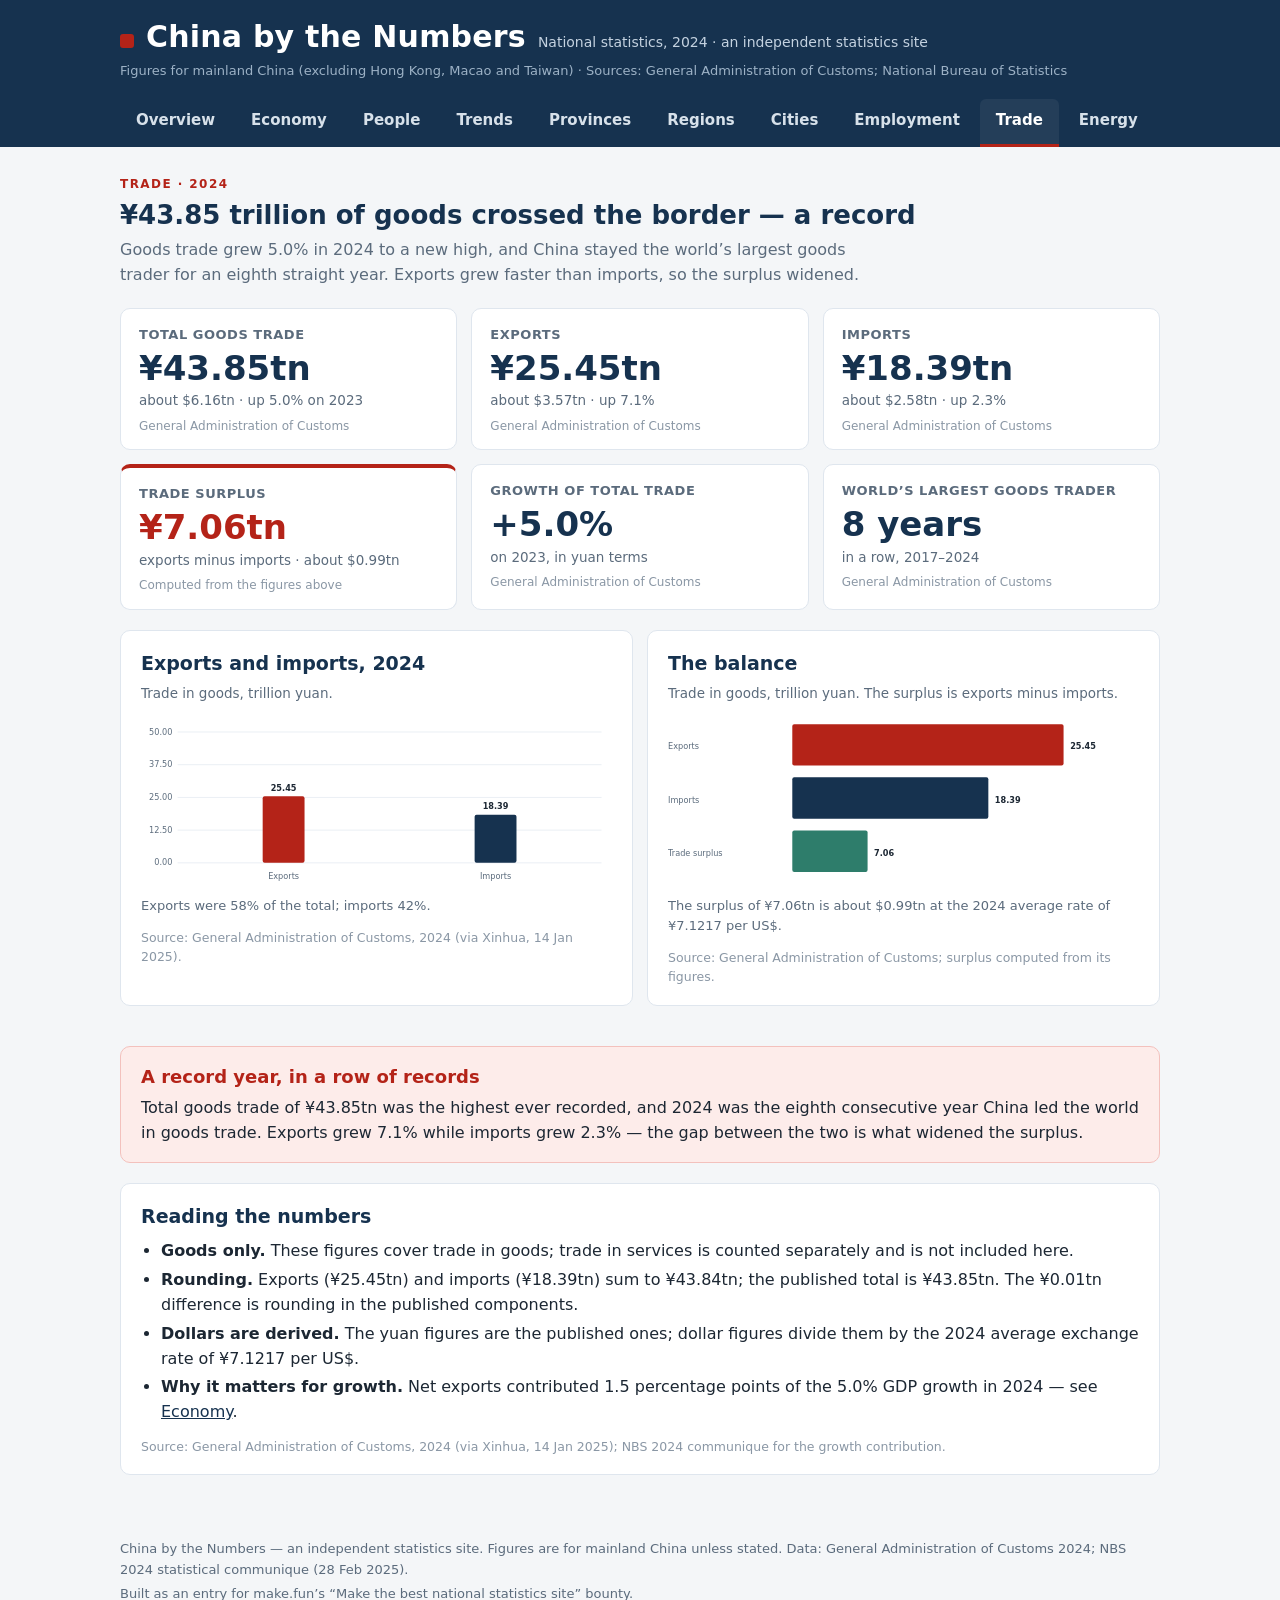
<file: app/trade.html>
<!doctype html>
<html lang="en">
<head>
<meta charset="utf-8">
<meta name="viewport" content="width=device-width, initial-scale=1">
<title>Trade — China by the Numbers</title>
<meta name="description" content="China's goods trade in 2024: ¥43.85 trillion in total, exports ¥25.45 trillion, imports ¥18.39 trillion, an eighth straight year as the world's largest goods trader.">
<link rel="stylesheet" href="style.css">
<script type="module" src="site.js"></script>
</head>
<body data-page="trade">
<header class="masthead">
  <div class="masthead-inner">
    <div class="brand">
      <span class="brand-mark" aria-hidden="true"></span>
      <h1>China by the Numbers</h1>
      <p class="tagline">National statistics, 2024 · an independent statistics site</p>
    </div>
    <p class="scope">Figures for mainland China (excluding Hong Kong, Macao and Taiwan) · Sources: General Administration of Customs; National Bureau of Statistics</p>
    <nav class="tabs" aria-label="Sections">
      <a href="index.html">Overview</a>
      <a href="economy.html">Economy</a>
      <a href="people.html">People</a>
      <a href="trends.html">Trends</a>
      <a href="provinces.html">Provinces</a>
      <a href="regions.html">Regions</a>
      <a href="cities.html">Cities</a>
      <a href="employment.html">Employment</a>
      <a href="trade.html" aria-current="page">Trade</a>
      <a href="energy.html">Energy</a>
      <a href="compare.html">Compare</a>
      <a href="explore.html">Explore</a>
      <a href="sources.html">Sources</a>
    </nav>
  </div>
</header>

<main class="page">
  <div class="page-head">
    <span class="kicker">Trade · 2024</span>
    <h2>¥43.85 trillion of goods crossed the border — a record</h2>
    <p>Goods trade grew 5.0% in 2024 to a new high, and China stayed the world’s largest goods trader for an eighth straight year. Exports grew faster than imports, so the surplus widened.</p>
  </div>

  <section class="kpis" aria-label="Trade indicators 2024">
    <div class="kpi">
      <div class="label">Total goods trade</div>
      <div class="value">¥43.85tn</div>
      <div class="sub">about $6.16tn · up 5.0% on 2023</div>
      <div class="src">General Administration of Customs</div>
    </div>
    <div class="kpi">
      <div class="label">Exports</div>
      <div class="value">¥25.45tn</div>
      <div class="sub">about $3.57tn · up 7.1%</div>
      <div class="src">General Administration of Customs</div>
    </div>
    <div class="kpi">
      <div class="label">Imports</div>
      <div class="value">¥18.39tn</div>
      <div class="sub">about $2.58tn · up 2.3%</div>
      <div class="src">General Administration of Customs</div>
    </div>
    <div class="kpi hot">
      <div class="label">Trade surplus</div>
      <div class="value">¥7.06tn</div>
      <div class="sub">exports minus imports · about $0.99tn</div>
      <div class="src">Computed from the figures above</div>
    </div>
    <div class="kpi">
      <div class="label">Growth of total trade</div>
      <div class="value">+5.0%</div>
      <div class="sub">on 2023, in yuan terms</div>
      <div class="src">General Administration of Customs</div>
    </div>
    <div class="kpi">
      <div class="label">World’s largest goods trader</div>
      <div class="value">8 years</div>
      <div class="sub">in a row, 2017–2024</div>
      <div class="src">General Administration of Customs</div>
    </div>
  </section>

  <div class="grid-2">
    <section class="card">
      <h3>Exports and imports, 2024</h3>
      <p class="hint">Trade in goods, trillion yuan.</p>
      <div class="chart" id="chart-trade" aria-label="Exports and imports chart"></div>
      <p class="note">Exports were 58% of the total; imports 42%.</p>
      <p class="source">Source: General Administration of Customs, 2024 (via Xinhua, 14 Jan 2025).</p>
    </section>
    <section class="card">
      <h3>The balance</h3>
      <p class="hint">Trade in goods, trillion yuan. The surplus is exports minus imports.</p>
      <div class="chart" id="chart-balance" aria-label="Trade balance chart"></div>
      <p class="note">The surplus of ¥7.06tn is about $0.99tn at the 2024 average rate of ¥7.1217 per US$.</p>
      <p class="source">Source: General Administration of Customs; surplus computed from its figures.</p>
    </section>
  </div>

  <section class="callout">
    <h3>A record year, in a row of records</h3>
    <p>Total goods trade of ¥43.85tn was the highest ever recorded, and 2024 was the eighth consecutive year China led the world in goods trade. Exports grew 7.1% while imports grew 2.3% — the gap between the two is what widened the surplus.</p>
  </section>

  <section class="card">
    <h3>Reading the numbers</h3>
    <ul class="tight">
      <li><strong>Goods only.</strong> These figures cover trade in goods; trade in services is counted separately and is not included here.</li>
      <li><strong>Rounding.</strong> Exports (¥25.45tn) and imports (¥18.39tn) sum to ¥43.84tn; the published total is ¥43.85tn. The ¥0.01tn difference is rounding in the published components.</li>
      <li><strong>Dollars are derived.</strong> The yuan figures are the published ones; dollar figures divide them by the 2024 average exchange rate of ¥7.1217 per US$.</li>
      <li><strong>Why it matters for growth.</strong> Net exports contributed 1.5 percentage points of the 5.0% GDP growth in 2024 — see <a href="economy.html">Economy</a>.</li>
    </ul>
    <p class="source">Source: General Administration of Customs, 2024 (via Xinhua, 14 Jan 2025); NBS 2024 communique for the growth contribution.</p>
  </section>
</main>

<footer class="site">
  <p>China by the Numbers — an independent statistics site. Figures are for mainland China unless stated. Data: General Administration of Customs 2024; NBS 2024 statistical communique (28 Feb 2025).</p>
  <p>Built as an entry for make.fun’s “Make the best national statistics site” bounty.</p>
</footer>
</body>
</html>
</file>
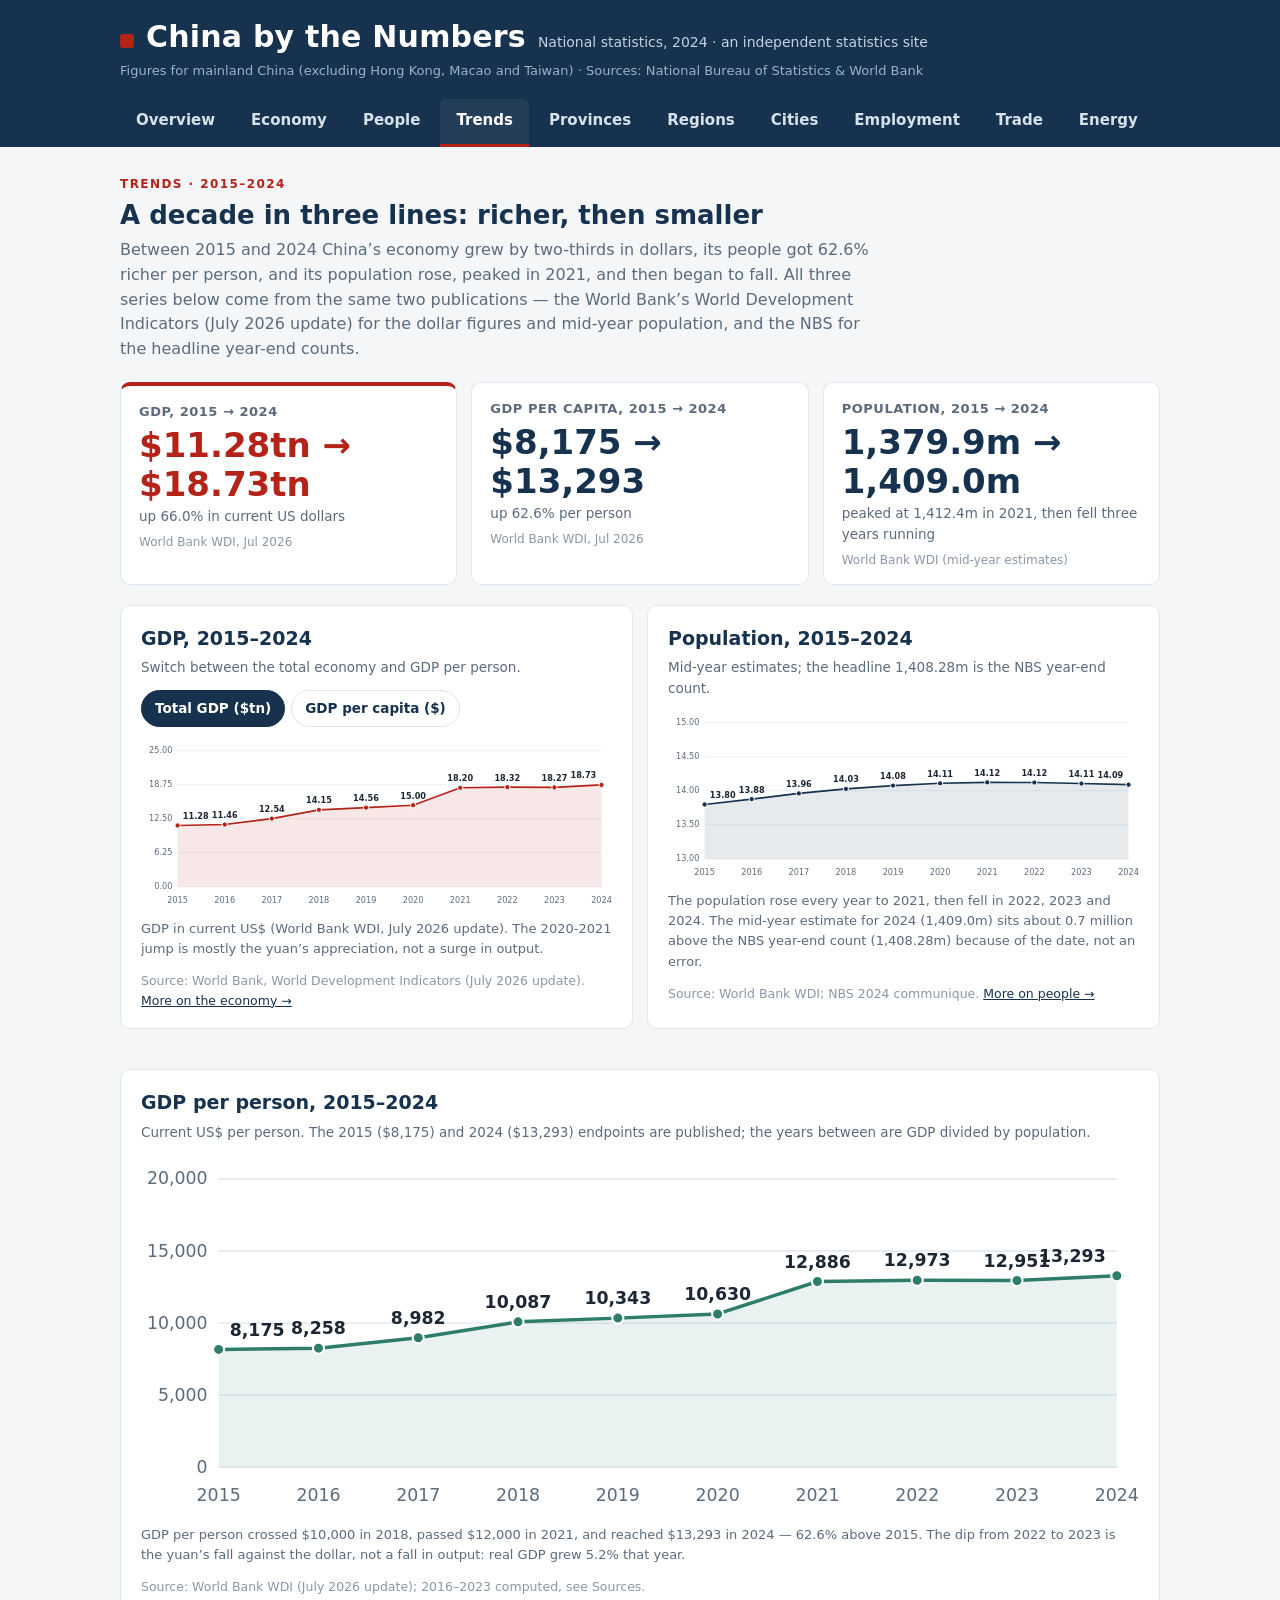
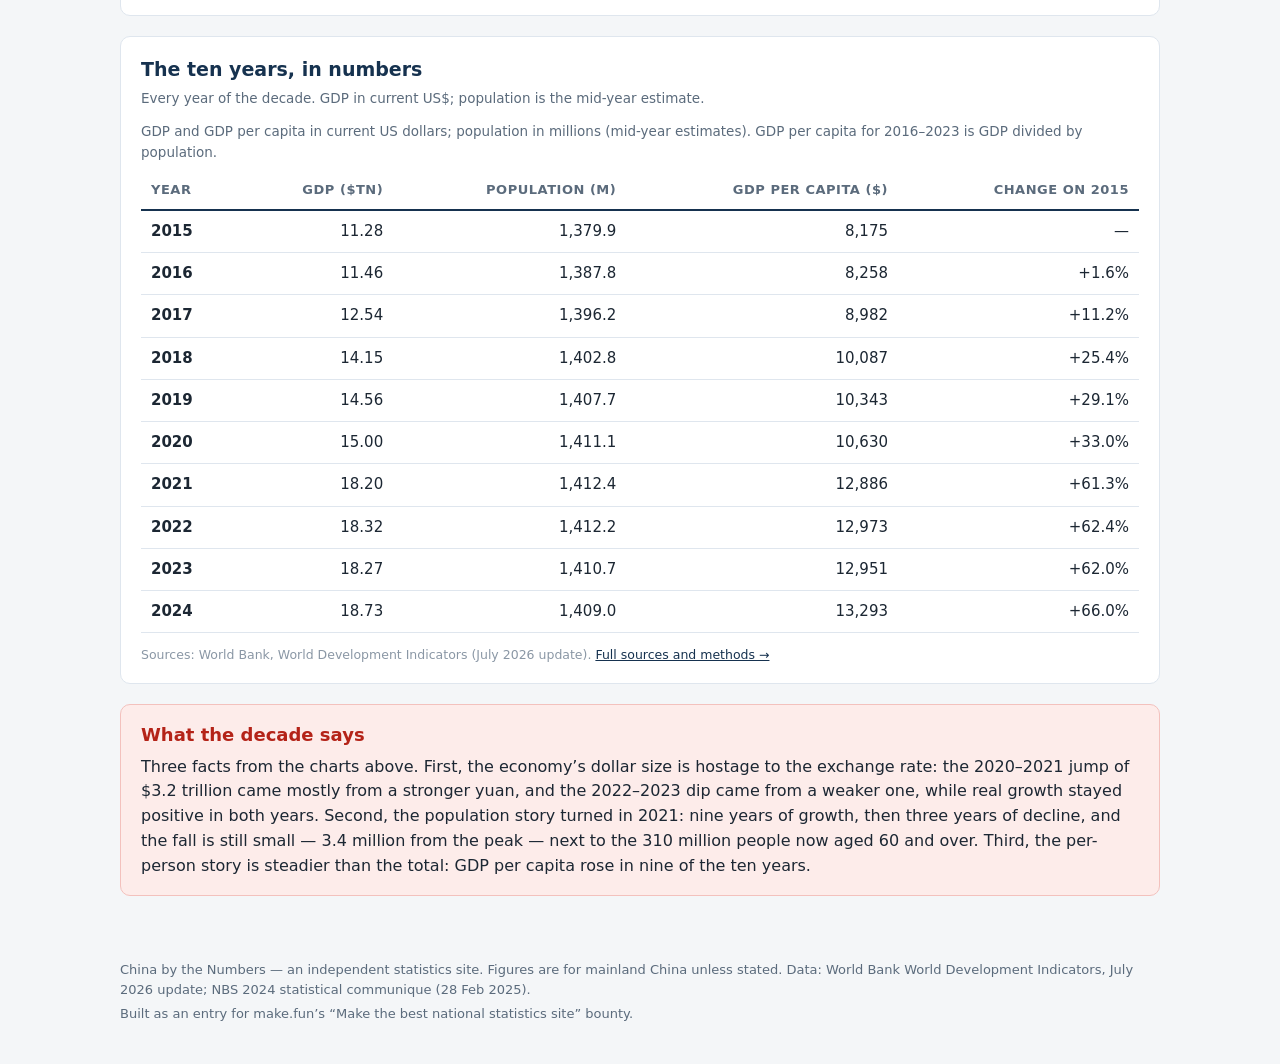
<file: app/trends.html>
<!doctype html>
<html lang="en">
<head>
<meta charset="utf-8">
<meta name="viewport" content="width=device-width, initial-scale=1">
<title>Trends 2015–2024 — China by the Numbers</title>
<meta name="description" content="China's decade in three charts: GDP 2015–2024, population 2015–2024, and GDP per capita, with the full ten-year table.">
<link rel="stylesheet" href="style.css">
<script type="module" src="site.js"></script>
</head>
<body data-page="trends">
<header class="masthead">
  <div class="masthead-inner">
    <div class="brand">
      <span class="brand-mark" aria-hidden="true"></span>
      <h1>China by the Numbers</h1>
      <p class="tagline">National statistics, 2024 · an independent statistics site</p>
    </div>
    <p class="scope">Figures for mainland China (excluding Hong Kong, Macao and Taiwan) · Sources: National Bureau of Statistics &amp; World Bank</p>
    <nav class="tabs" aria-label="Sections">
      <a href="index.html">Overview</a>
      <a href="economy.html">Economy</a>
      <a href="people.html">People</a>
      <a href="trends.html" aria-current="page">Trends</a>
      <a href="provinces.html">Provinces</a>
      <a href="regions.html">Regions</a>
      <a href="cities.html">Cities</a>
      <a href="employment.html">Employment</a>
      <a href="trade.html">Trade</a>
      <a href="energy.html">Energy</a>
      <a href="compare.html">Compare</a>
      <a href="explore.html">Explore</a>
      <a href="sources.html">Sources</a>
    </nav>
  </div>
</header>

<main class="page">
  <div class="page-head">
    <span class="kicker">Trends · 2015–2024</span>
    <h2>A decade in three lines: richer, then smaller</h2>
    <p>Between 2015 and 2024 China’s economy grew by two-thirds in dollars, its people got 62.6% richer per person, and its population rose, peaked in 2021, and then began to fall. All three series below come from the same two publications — the World Bank’s World Development Indicators (July 2026 update) for the dollar figures and mid-year population, and the NBS for the headline year-end counts.</p>
  </div>

  <section class="kpis" aria-label="The decade in numbers">
    <div class="kpi hot">
      <div class="label">GDP, 2015 → 2024</div>
      <div class="value">$11.28tn → $18.73tn</div>
      <div class="sub">up 66.0% in current US dollars</div>
      <div class="src">World Bank WDI, Jul 2026</div>
    </div>
    <div class="kpi">
      <div class="label">GDP per capita, 2015 → 2024</div>
      <div class="value">$8,175 → $13,293</div>
      <div class="sub">up 62.6% per person</div>
      <div class="src">World Bank WDI, Jul 2026</div>
    </div>
    <div class="kpi">
      <div class="label">Population, 2015 → 2024</div>
      <div class="value">1,379.9m → 1,409.0m</div>
      <div class="sub">peaked at 1,412.4m in 2021, then fell three years running</div>
      <div class="src">World Bank WDI (mid-year estimates)</div>
    </div>
  </section>

  <div class="grid-2">
    <section class="card">
      <h3>GDP, 2015–2024</h3>
      <p class="hint">Switch between the total economy and GDP per person.</p>
      <div class="toggle" data-trends-gdp-toggle role="group" aria-label="GDP chart measure">
        <button type="button" data-mode="total" aria-pressed="true">Total GDP ($tn)</button>
        <button type="button" data-mode="per-capita" aria-pressed="false">GDP per capita ($)</button>
      </div>
      <div class="chart" id="chart-trends-gdp" aria-label="GDP trend chart"></div>
      <p class="note" id="trends-gdp-caption">GDP in current US$ (World Bank WDI, July 2026 update). The 2020–2021 jump is mostly the yuan’s appreciation, not a surge in output.</p>
      <p class="source">Source: World Bank, World Development Indicators (July 2026 update). <a href="economy.html">More on the economy →</a></p>
    </section>

    <section class="card">
      <h3>Population, 2015–2024</h3>
      <p class="hint">Mid-year estimates; the headline 1,408.28m is the NBS year-end count.</p>
      <div class="chart" id="chart-trends-pop" aria-label="Population trend chart"></div>
      <p class="note">The population rose every year to 2021, then fell in 2022, 2023 and 2024. The mid-year estimate for 2024 (1,409.0m) sits about 0.7 million above the NBS year-end count (1,408.28m) because of the date, not an error.</p>
      <p class="source">Source: World Bank WDI; NBS 2024 communique. <a href="people.html">More on people →</a></p>
    </section>
  </div>

  <section class="card">
    <h3>GDP per person, 2015–2024</h3>
    <p class="hint">Current US$ per person. The 2015 ($8,175) and 2024 ($13,293) endpoints are published; the years between are GDP divided by population.</p>
    <div class="chart" id="chart-trends-percapita" aria-label="GDP per capita trend chart"></div>
    <p class="note">GDP per person crossed $10,000 in 2018, passed $12,000 in 2021, and reached $13,293 in 2024 — 62.6% above 2015. The dip from 2022 to 2023 is the yuan’s fall against the dollar, not a fall in output: real GDP grew 5.2% that year.</p>
    <p class="source">Source: World Bank WDI (July 2026 update); 2016–2023 computed, see Sources.</p>
  </section>

  <section class="card">
    <h3>The ten years, in numbers</h3>
    <p class="hint">Every year of the decade. GDP in current US$; population is the mid-year estimate.</p>
    <table class="data" id="table-trends">
      <caption>GDP and GDP per capita in current US dollars; population in millions (mid-year estimates). GDP per capita for 2016–2023 is GDP divided by population.</caption>
      <thead>
        <tr><th>Year</th><th>GDP ($tn)</th><th>Population (m)</th><th>GDP per capita ($)</th><th>Change on 2015</th></tr>
      </thead>
      <tbody></tbody>
    </table>
    <p class="source">Sources: World Bank, World Development Indicators (July 2026 update). <a href="sources.html">Full sources and methods →</a></p>
  </section>

  <section class="callout">
    <h3>What the decade says</h3>
    <p>Three facts from the charts above. First, the economy’s dollar size is hostage to the exchange rate: the 2020–2021 jump of $3.2 trillion came mostly from a stronger yuan, and the 2022–2023 dip came from a weaker one, while real growth stayed positive in both years. Second, the population story turned in 2021: nine years of growth, then three years of decline, and the fall is still small — 3.4 million from the peak — next to the 310 million people now aged 60 and over. Third, the per-person story is steadier than the total: GDP per capita rose in nine of the ten years.</p>
  </section>
</main>

<footer class="site">
  <p>China by the Numbers — an independent statistics site. Figures are for mainland China unless stated. Data: World Bank World Development Indicators, July 2026 update; NBS 2024 statistical communique (28 Feb 2025).</p>
  <p>Built as an entry for make.fun’s “Make the best national statistics site” bounty.</p>
</footer>
</body>
</html>
</file>
<file: app/style.css>
/* China by the Numbers — a plain official-statistics look: deep navy, one red
   accent, generous white space, big numerals, tables with units. No webfonts,
   no images from the network: everything on the page is a file of this site. */

:root {
  --navy: #16324f;
  --navy-dark: #0e2237;
  --red: #b42318;
  --red-soft: #fdecea;
  --gold: #9a7b0a;
  --ink: #1c2733;
  --muted: #5b6b7c;
  --line: #dfe6ee;
  --bg: #f4f6f8;
  --card: #ffffff;
  --radius: 10px;
}

* { box-sizing: border-box; }

body {
  margin: 0;
  font-family: "Segoe UI", system-ui, -apple-system, "Helvetica Neue", Arial, sans-serif;
  color: var(--ink);
  background: var(--bg);
  line-height: 1.55;
  font-size: 16px;
}

a { color: var(--navy); }
a:hover { color: var(--red); }

/* ---------- header ---------- */
.masthead {
  background: var(--navy);
  color: #fff;
  padding: 0;
}
.masthead-inner {
  max-width: 1080px;
  margin: 0 auto;
  padding: 20px 20px 0;
}
.brand { display: flex; align-items: baseline; gap: 12px; flex-wrap: wrap; }
.brand-mark {
  display: inline-block;
  width: 14px; height: 14px;
  background: var(--red);
  border-radius: 3px;
  transform: translateY(1px);
}
.brand h1 {
  margin: 0;
  font-size: 30px;
  line-height: 1.15;
  letter-spacing: 0.2px;
}
.brand .tagline {
  margin: 0;
  font-size: 14px;
  color: #c4d2e0;
}
.masthead .scope {
  margin: 6px 0 0;
  font-size: 13px;
  color: #9db2c6;
}

nav.tabs {
  display: flex;
  gap: 4px;
  margin-top: 18px;
  overflow-x: auto;
  scrollbar-width: none;
}
nav.tabs a {
  color: #d7e1ea;
  text-decoration: none;
  font-weight: 600;
  font-size: 15px;
  padding: 10px 16px 12px;
  border-bottom: 3px solid transparent;
  white-space: nowrap;
}
nav.tabs a:hover { color: #fff; }
nav.tabs a[aria-current="page"] {
  color: #fff;
  border-bottom-color: var(--red);
  background: rgba(255, 255, 255, 0.06);
  border-radius: 6px 6px 0 0;
}

/* ---------- page ---------- */
.page {
  max-width: 1080px;
  margin: 0 auto;
  padding: 24px 20px 40px;
}
.page-head { margin-bottom: 20px; }
.page-head h2 {
  margin: 0 0 6px;
  font-size: 26px;
  color: var(--navy);
  line-height: 1.25;
}
.page-head p { margin: 0; color: var(--muted); max-width: 760px; }
.kicker {
  display: inline-block;
  font-size: 12px;
  font-weight: 700;
  letter-spacing: 0.12em;
  text-transform: uppercase;
  color: var(--red);
  margin-bottom: 6px;
}

.lede {
  background: var(--card);
  border: 1px solid var(--line);
  border-left: 4px solid var(--red);
  border-radius: var(--radius);
  padding: 16px 20px;
  margin: 0 0 20px;
}
.lede p { margin: 0; }
.lede strong { color: var(--navy); }

/* ---------- KPI cards ---------- */
.kpis {
  display: grid;
  grid-template-columns: repeat(3, 1fr);
  gap: 14px;
  margin: 0 0 20px;
}
.kpi {
  background: var(--card);
  border: 1px solid var(--line);
  border-radius: var(--radius);
  padding: 16px 18px 14px;
}
.kpi .label {
  font-size: 13px;
  font-weight: 700;
  letter-spacing: 0.04em;
  text-transform: uppercase;
  color: var(--muted);
}
.kpi .value {
  font-size: 34px;
  font-weight: 800;
  color: var(--navy);
  line-height: 1.15;
  margin: 4px 0 2px;
  font-variant-numeric: tabular-nums;
}
.kpi .sub { font-size: 13.5px; color: var(--muted); }
.kpi .src { font-size: 12px; color: #8a97a5; margin-top: 6px; }
.kpi.hot { border-top: 4px solid var(--red); }
.kpi.hot .value { color: var(--red); }

/* ---------- cards & grids ---------- */
.grid-2 {
  display: grid;
  grid-template-columns: 1fr 1fr;
  gap: 14px;
  margin-bottom: 20px;
}
.card {
  background: var(--card);
  border: 1px solid var(--line);
  border-radius: var(--radius);
  padding: 18px 20px;
  margin-bottom: 20px;
}
.card > h3 {
  margin: 0 0 4px;
  font-size: 19px;
  color: var(--navy);
}
.card .hint { margin: 0 0 12px; font-size: 13.5px; color: var(--muted); }
.card .note { font-size: 13px; color: var(--muted); margin: 10px 0 0; }
.card .source { font-size: 12.5px; color: #8a97a5; margin: 12px 0 0; }

.chart { width: 100%; }
.chart svg { width: 100%; height: auto; display: block; }
.chart .axis { fill: var(--muted); font-size: 12.5px; }
.chart .val { fill: var(--ink); font-size: 12.5px; font-weight: 700; }
.chart .legend text { fill: var(--muted); font-size: 13px; }
.chart .donut-centre { fill: var(--navy); font-size: 26px; font-weight: 800; }

/* toggle buttons: every control on the site does something real */
.toggle {
  display: inline-flex;
  gap: 6px;
  margin: 0 0 12px;
  flex-wrap: wrap;
}
.toggle button {
  font: inherit;
  font-size: 13.5px;
  font-weight: 600;
  padding: 7px 13px;
  border: 1px solid var(--line);
  border-radius: 999px;
  background: #fff;
  color: var(--navy);
  cursor: pointer;
}
.toggle button:hover { border-color: var(--navy); }
.toggle button[aria-pressed="true"] {
  background: var(--navy);
  border-color: var(--navy);
  color: #fff;
}

/* ---------- tables ---------- */
table.data {
  width: 100%;
  border-collapse: collapse;
  font-size: 15px;
  font-variant-numeric: tabular-nums;
}
table.data th, table.data td {
  padding: 9px 10px;
  border-bottom: 1px solid var(--line);
  text-align: right;
}
table.data th:first-child, table.data td:first-child { text-align: left; }
table.data thead th {
  font-size: 13px;
  text-transform: uppercase;
  letter-spacing: 0.04em;
  color: var(--muted);
  border-bottom: 2px solid var(--navy);
}
table.data tbody tr:hover { background: #f7f9fb; }
table.data td.hl, table.data th.hl { color: var(--red); font-weight: 700; }
table.data caption {
  text-align: left;
  font-size: 13.5px;
  color: var(--muted);
  padding-bottom: 8px;
}
th button.sort {
  all: unset;
  cursor: pointer;
  font: inherit;
  color: inherit;
  text-transform: inherit;
  letter-spacing: inherit;
}
th button.sort:hover { color: var(--red); }
th button.sort::after { content: " ↕"; font-size: 11px; }

/* ---------- misc blocks ---------- */
ul.tight { margin: 8px 0; padding-left: 20px; }
ul.tight li { margin: 4px 0; }
.fact-list { margin: 0; padding: 0; list-style: none; }
.fact-list li {
  display: flex;
  justify-content: space-between;
  gap: 16px;
  padding: 10px 2px;
  border-bottom: 1px solid var(--line);
}
.fact-list li:last-child { border-bottom: 0; }
.fact-list .k { color: var(--muted); }
.fact-list .v { font-weight: 700; color: var(--navy); text-align: right; font-variant-numeric: tabular-nums; }

.callout {
  background: var(--red-soft);
  border: 1px solid #f3c1bd;
  border-radius: var(--radius);
  padding: 16px 20px;
  margin-bottom: 20px;
}
.callout h3 { margin: 0 0 6px; color: var(--red); font-size: 18px; }
.callout p { margin: 0; }

.legend-list { list-style: none; margin: 10px 0 0; padding: 0; font-size: 14px; }
.legend-list li { margin: 6px 0; }
.swatch {
  display: inline-block;
  width: 12px; height: 12px;
  border-radius: 3px;
  margin-right: 8px;
  vertical-align: -1px;
}

footer.site {
  max-width: 1080px;
  margin: 0 auto;
  padding: 0 20px 36px;
  font-size: 13px;
  color: var(--muted);
}
footer.site p { margin: 4px 0; }

/* ---------- sources page ---------- */
.src-item { margin-bottom: 18px; }
.src-item h3 { margin: 0 0 4px; font-size: 17px; color: var(--navy); }
.src-item p { margin: 0 0 4px; }
.src-item .meta { font-size: 13px; color: var(--muted); }

/* ---------- phone layout ---------- */
@media (max-width: 760px) {
  .brand h1 { font-size: 24px; }
  nav.tabs { flex-wrap: wrap; }
  nav.tabs a { padding: 8px 12px 10px; font-size: 14px; }
  .page { padding: 18px 14px 32px; }
  .kpis { grid-template-columns: 1fr 1fr; gap: 10px; }
  .kpi .value { font-size: 26px; }
  .grid-2 { grid-template-columns: 1fr; }
  .page-head h2 { font-size: 22px; }
  table.data { font-size: 13.5px; }
  table.data th, table.data td { padding: 8px 6px; }
  .card { padding: 14px 14px; }
}
@media (max-width: 430px) {
  .kpis { grid-template-columns: 1fr 1fr; }
  .kpi .value { font-size: 23px; }
}
</file>
